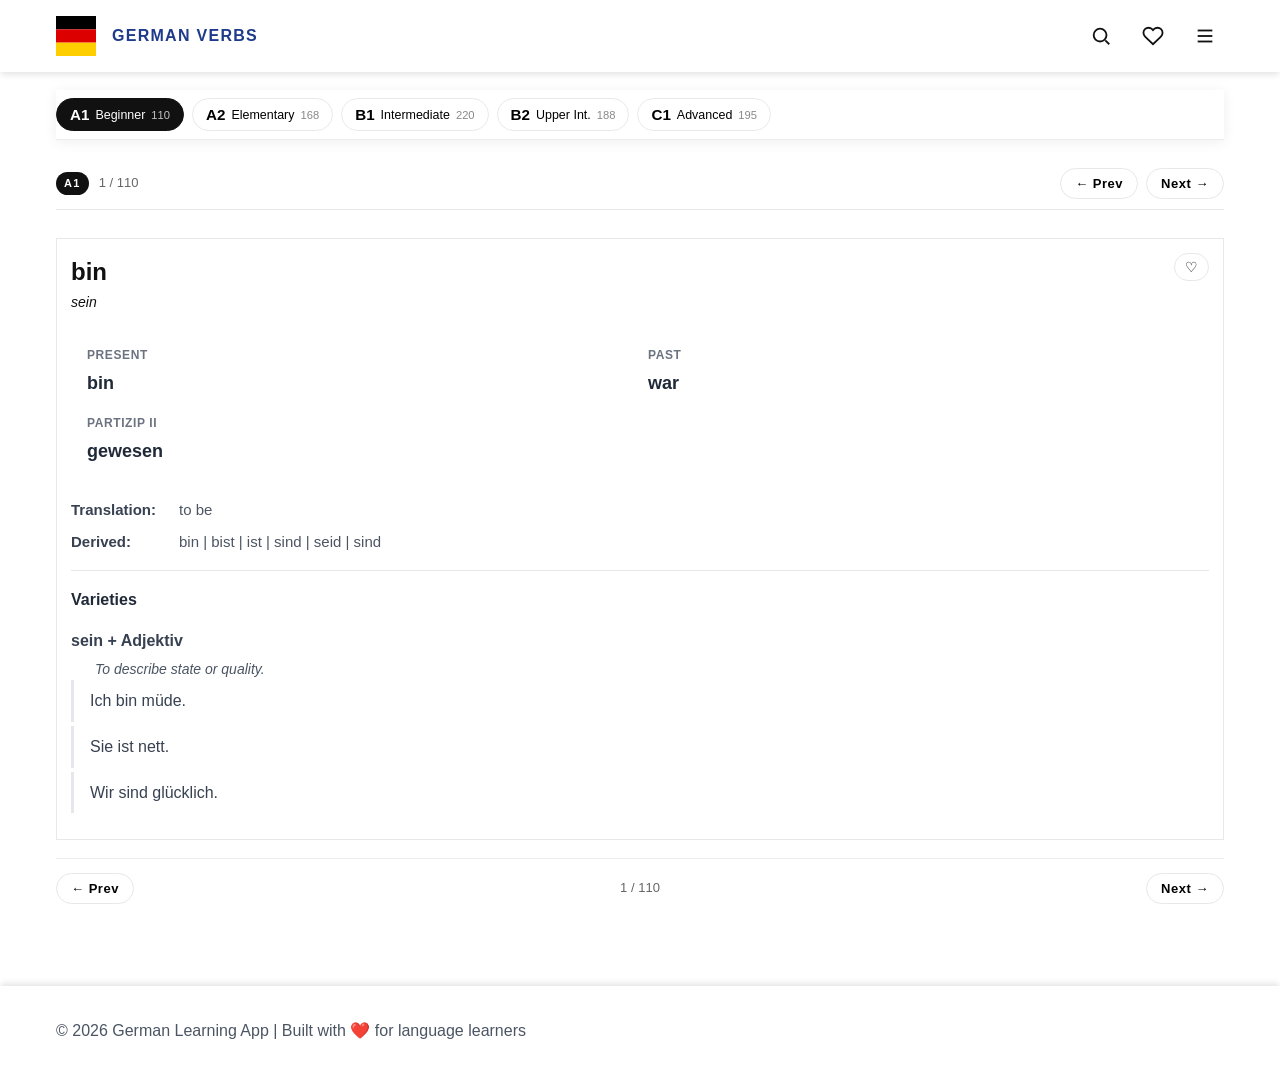
<file: index.html>
<!DOCTYPE html>
<html lang="en">
<head>
  <meta charset="UTF-8">
  <meta name="viewport" content="width=device-width, initial-scale=1.0">
  <title>German Verbs Learning App</title>
  <link rel="stylesheet" href="style.css">
  <link rel="icon" href="data:image/svg+xml,<svg xmlns=%22http://www.w3.org/2000/svg%22 viewBox=%220 0 100 100%22><text y=%22.9em%22 font-size=%2290%22>🇩🇪</text></svg>">
</head>
<body>
  <header class="main-header">
    <div class="container">
      <div class="header-content">
        <div class="logo">
          <svg width="40" height="40" viewBox="0 0 40 40" fill="none" xmlns="http://www.w3.org/2000/svg">
            <rect width="40" height="13.33" fill="#000"/>
            <rect y="13.33" width="40" height="13.33" fill="#DD0000"/>
            <rect y="26.67" width="40" height="13.33" fill="#FFCE00"/>
          </svg>
          <h1>German Verbs</h1>
        </div>
        <div class="header-actions">
          <button class="icon-btn" id="btnGlobalSearch" type="button" aria-label="Search"><svg viewBox="0 0 24 24" width="22" height="22" fill="none" stroke="currentColor" stroke-width="2"><circle cx="11" cy="11" r="7"></circle><path d="M21 21l-4.3-4.3"></path></svg></button>
          <button class="icon-btn" id="btnSaved" type="button" aria-label="Saved words"><svg viewBox="0 0 24 24" width="22" height="22" fill="none" stroke="currentColor" stroke-width="2"><path d="M20.8 4.6a5.5 5.5 0 0 0-7.8 0L12 5.6l-1-1a5.5 5.5 0 0 0-7.8 7.8l1 1L12 21l7.8-7.6 1-1a5.5 5.5 0 0 0 0-7.8z"></path></svg></button>
          <button class="icon-btn menu-btn" type="button" aria-label="Menu" aria-expanded="false"><svg viewBox="0 0 24 24" width="22" height="22" fill="none" stroke="currentColor" stroke-width="2"><path d="M4 6h16"></path><path d="M4 12h16"></path><path d="M4 18h16"></path></svg></button>
        </div>
      </div>
    </div>
  </header>

  <div class="drawer-backdrop" hidden></div>
  <aside class="drawer" hidden>
    <div class="drawer-top">
      <div class="drawer-title">Menu</div>
      <button class="icon-btn drawer-close" type="button" aria-label="Close"><svg viewBox="0 0 24 24" width="22" height="22" fill="none" stroke="currentColor" stroke-width="2"><path d="M18 6L6 18"></path><path d="M6 6l12 12"></path></svg></button>
    </div>
    <nav class="drawer-nav">
      <a href="index.html" class="drawer-link drawer-link--active">🔤 Verbs</a>
      <a href="nouns.html" class="drawer-link">📦 Nouns</a>
      <a href="adjectives.html" class="drawer-link">🎨 Adjectives</a>
      <a href="adverbs.html" class="drawer-link">💨 Adverbs</a>
      <a href="practice.html" class="drawer-link">✅ Practice</a>
      <a href="grammar.html" class="drawer-link">📖 Grammar</a>
    </nav>
    <div class="drawer-section">
      <div class="drawer-section-title">Review Progress</div>
      <details class="drawer-acc">
        <summary>✅ Learned</summary>
        <div id="drawerLearnedList" class="drawer-list"></div>
      </details>
      <details class="drawer-acc">
        <summary>📖 Not yet learned</summary>
        <div id="drawerUnlearnedList" class="drawer-list"></div>
      </details>
    </div>
  </aside>

  <div class="modal" id="globalSearchModal" hidden>
    <div class="modal__backdrop" data-close="globalSearchModal"></div>
    <div class="modal__panel">
      <div class="modal__top"><div class="modal__title">Search Words</div><button class="icon-btn" data-close="globalSearchModal" aria-label="Close">✕</button></div>
      <input id="globalSearchInput" class="modal__input" placeholder="Search all verbs, nouns, adjectives, adverbs…" />
      <div id="globalSearchResults" class="modal__results"></div>
    </div>
  </div>

  <div class="modal" id="savedModal" hidden>
    <div class="modal__backdrop" data-close="savedModal"></div>
    <div class="modal__panel">
      <div class="modal__top"><div class="modal__title">Saved Words</div><button class="icon-btn" data-close="savedModal" aria-label="Close">✕</button></div>
      <div id="savedResults" class="modal__results"></div>
    </div>
  </div>

  <main class="main-content">
    <div class="container">
      <section class="level-section level-section--sticky">
        <div class="level-buttons-track"><div class="level-buttons">
          <button class="level-btn active" data-level="a1"><span class="level-badge">A1</span><span class="level-name">Beginner</span><span class="level-count" id="count-a1">0</span><div class="level-dropdown" id="dropdown-a1"></div></button>
          <button class="level-btn" data-level="a2"><span class="level-badge">A2</span><span class="level-name">Elementary</span><span class="level-count" id="count-a2">0</span><div class="level-dropdown" id="dropdown-a2"></div></button>
          <button class="level-btn" data-level="b1"><span class="level-badge">B1</span><span class="level-name">Intermediate</span><span class="level-count" id="count-b1">0</span><div class="level-dropdown" id="dropdown-b1"></div></button>
          <button class="level-btn" data-level="b2"><span class="level-badge">B2</span><span class="level-name">Upper Int.</span><span class="level-count" id="count-b2">0</span><div class="level-dropdown" id="dropdown-b2"></div></button>
          <button class="level-btn" data-level="c1"><span class="level-badge">C1</span><span class="level-name">Advanced</span><span class="level-count" id="count-c1">0</span><div class="level-dropdown" id="dropdown-c1"></div></button>
        </div></div>
      </section>
      <section class="verbs-section">
        <div id="verbs-list" class="verbs-list"></div>
      </section>
    </div>
  </main>

  <footer class="main-footer"><div class="container"><p>&copy; 2026 German Learning App | Built with ❤️ for language learners</p></div></footer>

  <script src="shared.js"></script>
  <script>
    const menuBtn=document.querySelector(".menu-btn"),drawer=document.querySelector(".drawer"),backdrop=document.querySelector(".drawer-backdrop"),closeBtn=document.querySelector(".drawer-close");
    function openMenu(){drawer.hidden=false;backdrop.hidden=false;document.body.classList.add('drawer-open');menuBtn?.setAttribute("aria-expanded","true");}
    function closeMenu(){drawer.hidden=true;backdrop.hidden=true;document.body.classList.remove('drawer-open');menuBtn?.setAttribute("aria-expanded","false");}
    menuBtn?.addEventListener("click",openMenu);closeBtn?.addEventListener("click",closeMenu);backdrop?.addEventListener("click",closeMenu);
    SharedApp.initSavedModal();
    SharedApp.initSearchModal();
  </script>
  <script type="module" src="app.js"></script>
</body>
</html>
</file>
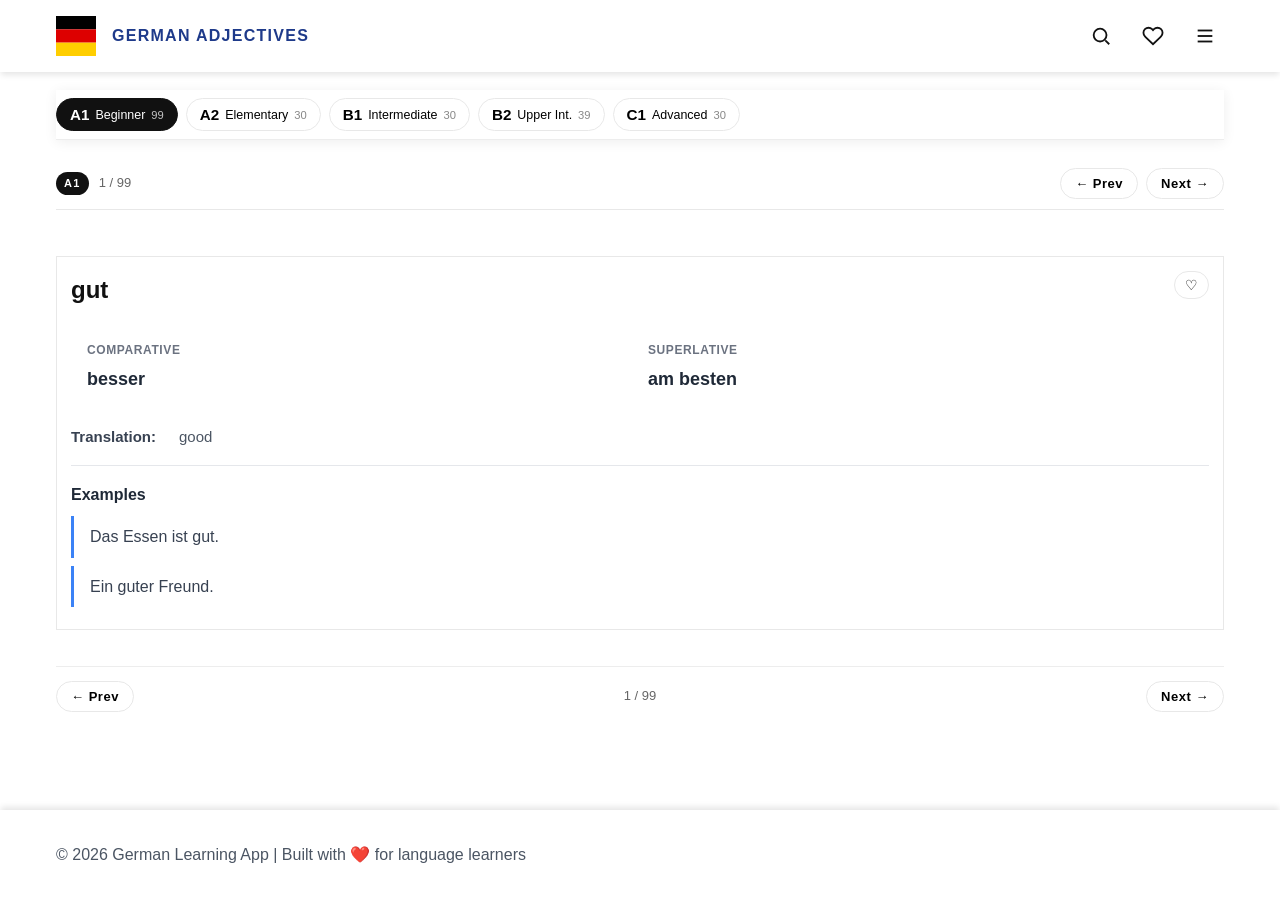
<file: adjectives.html>
<!DOCTYPE html>
<html lang="en">
<head>
  <meta charset="UTF-8">
  <meta name="viewport" content="width=device-width, initial-scale=1.0">
  <title>German Adjectives Learning App</title>
  <link rel="stylesheet" href="style.css">
  <link rel="icon" href="data:image/svg+xml,<svg xmlns=%22http://www.w3.org/2000/svg%22 viewBox=%220 0 100 100%22><text y=%22.9em%22 font-size=%2290%22>🇩🇪</text></svg>">
</head>
<body>
  <header class="main-header">
    <div class="container">
      <div class="header-content">
        <div class="logo">
          <svg width="40" height="40" viewBox="0 0 40 40" fill="none" xmlns="http://www.w3.org/2000/svg">
            <rect width="40" height="13.33" fill="#000"/>
            <rect y="13.33" width="40" height="13.33" fill="#DD0000"/>
            <rect y="26.67" width="40" height="13.33" fill="#FFCE00"/>
          </svg>
          <h1>German Adjectives</h1>
        </div>
        <div class="header-actions">
          <button class="icon-btn" id="btnGlobalSearch" type="button" aria-label="Search"><svg viewBox="0 0 24 24" width="22" height="22" fill="none" stroke="currentColor" stroke-width="2"><circle cx="11" cy="11" r="7"></circle><path d="M21 21l-4.3-4.3"></path></svg></button>
          <button class="icon-btn" id="btnSaved" type="button" aria-label="Saved words"><svg viewBox="0 0 24 24" width="22" height="22" fill="none" stroke="currentColor" stroke-width="2"><path d="M20.8 4.6a5.5 5.5 0 0 0-7.8 0L12 5.6l-1-1a5.5 5.5 0 0 0-7.8 7.8l1 1L12 21l7.8-7.6 1-1a5.5 5.5 0 0 0 0-7.8z"></path></svg></button>
          <button class="icon-btn menu-btn" type="button" aria-label="Menu" aria-expanded="false"><svg viewBox="0 0 24 24" width="22" height="22" fill="none" stroke="currentColor" stroke-width="2"><path d="M4 6h16"></path><path d="M4 12h16"></path><path d="M4 18h16"></path></svg></button>
        </div>
      </div>
    </div>
  </header>

  <div class="drawer-backdrop" hidden></div>
  <aside class="drawer" hidden>
    <div class="drawer-top">
      <div class="drawer-title">Menu</div>
      <button class="icon-btn drawer-close" type="button" aria-label="Close"><svg viewBox="0 0 24 24" width="22" height="22" fill="none" stroke="currentColor" stroke-width="2"><path d="M18 6L6 18"></path><path d="M6 6l12 12"></path></svg></button>
    </div>
    <nav class="drawer-nav">
      <a href="index.html" class="drawer-link">🔤 Verbs</a>
      <a href="nouns.html" class="drawer-link">📦 Nouns</a>
      <a href="adjectives.html" class="drawer-link drawer-link--active">🎨 Adjectives</a>
      <a href="adverbs.html" class="drawer-link">💨 Adverbs</a>
      <a href="practice.html" class="drawer-link">✅ Practice</a>
      <a href="grammar.html" class="drawer-link">📖 Grammar</a>
    </nav>
    <div class="drawer-section">
      <div class="drawer-section-title">Review Progress</div>
      <details class="drawer-acc">
        <summary>✅ Learned</summary>
        <div id="drawerLearnedList" class="drawer-list"></div>
      </details>
      <details class="drawer-acc">
        <summary>📖 Not yet learned</summary>
        <div id="drawerUnlearnedList" class="drawer-list"></div>
      </details>
    </div>
  </aside>

  <div class="modal" id="globalSearchModal" hidden>
    <div class="modal__backdrop" data-close="globalSearchModal"></div>
    <div class="modal__panel">
      <div class="modal__top"><div class="modal__title">Search Words</div><button class="icon-btn" data-close="globalSearchModal" aria-label="Close">✕</button></div>
      <input id="globalSearchInput" class="modal__input" placeholder="Search all verbs, nouns, adjectives, adverbs…" />
      <div id="globalSearchResults" class="modal__results"></div>
    </div>
  </div>

  <div class="modal" id="savedModal" hidden>
    <div class="modal__backdrop" data-close="savedModal"></div>
    <div class="modal__panel">
      <div class="modal__top"><div class="modal__title">Saved Words</div><button class="icon-btn" data-close="savedModal" aria-label="Close">✕</button></div>
      <div id="savedResults" class="modal__results"></div>
    </div>
  </div>

  <main class="main-content">
    <div class="container">
      <section class="level-section level-section--sticky">
        <div class="level-buttons-track"><div class="level-buttons">
          <button class="level-btn active" data-level="a1"><span class="level-badge">A1</span><span class="level-name">Beginner</span><span class="level-count" id="count-a1">0</span><div class="level-dropdown" id="dropdown-a1"></div></button>
          <button class="level-btn" data-level="a2"><span class="level-badge">A2</span><span class="level-name">Elementary</span><span class="level-count" id="count-a2">0</span><div class="level-dropdown" id="dropdown-a2"></div></button>
          <button class="level-btn" data-level="b1"><span class="level-badge">B1</span><span class="level-name">Intermediate</span><span class="level-count" id="count-b1">0</span><div class="level-dropdown" id="dropdown-b1"></div></button>
          <button class="level-btn" data-level="b2"><span class="level-badge">B2</span><span class="level-name">Upper Int.</span><span class="level-count" id="count-b2">0</span><div class="level-dropdown" id="dropdown-b2"></div></button>
          <button class="level-btn" data-level="c1"><span class="level-badge">C1</span><span class="level-name">Advanced</span><span class="level-count" id="count-c1">0</span><div class="level-dropdown" id="dropdown-c1"></div></button>
        </div></div>
      </section>
      <section class="verbs-section">
        <div id="study-root" class="study-root"></div>
      </section>
    </div>
  </main>

  <footer class="main-footer"><div class="container"><p>&copy; 2026 German Learning App | Built with ❤️ for language learners</p></div></footer>

  <script src="shared.js"></script>
  <script>
    const menuBtn=document.querySelector(".menu-btn"),drawer=document.querySelector(".drawer"),backdrop=document.querySelector(".drawer-backdrop"),closeBtn=document.querySelector(".drawer-close");
    function openMenu(){drawer.hidden=false;backdrop.hidden=false;menuBtn?.setAttribute("aria-expanded","true");document.body.classList.add('drawer-open');}
    function closeMenu(){drawer.hidden=true;backdrop.hidden=true;menuBtn?.setAttribute("aria-expanded","false");document.body.classList.remove('drawer-open');}
    menuBtn?.addEventListener("click",openMenu);closeBtn?.addEventListener("click",closeMenu);backdrop?.addEventListener("click",closeMenu);
    SharedApp.initSavedModal();
  </script>
  <script type="module" src="adjectives.js"></script>
</body>
</html>
</file>
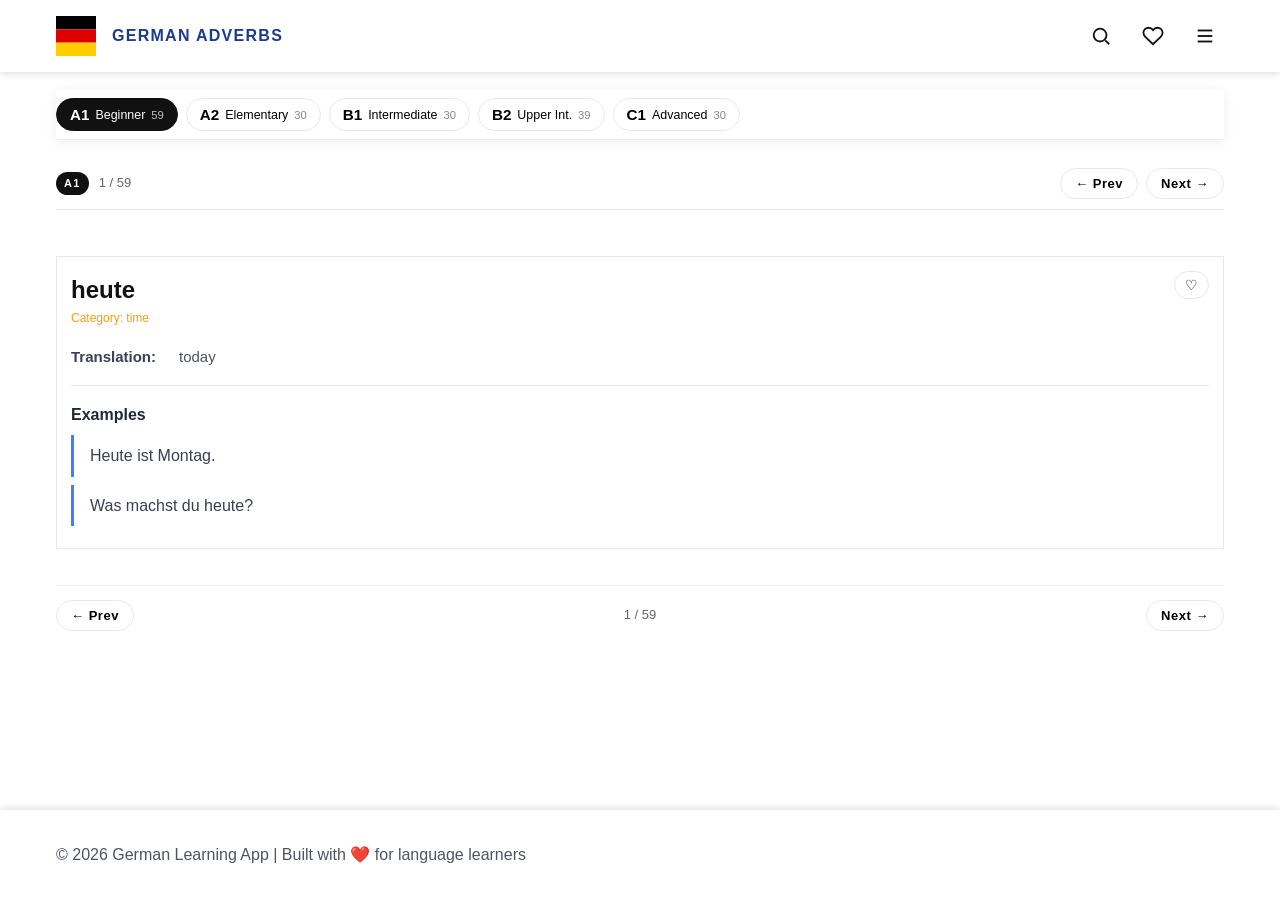
<file: adverbs.html>
<!DOCTYPE html>
<html lang="en">
<head>
  <meta charset="UTF-8">
  <meta name="viewport" content="width=device-width, initial-scale=1.0">
  <title>German Adverbs Learning App</title>
  <link rel="stylesheet" href="style.css">
  <link rel="icon" href="data:image/svg+xml,<svg xmlns=%22http://www.w3.org/2000/svg%22 viewBox=%220 0 100 100%22><text y=%22.9em%22 font-size=%2290%22>🇩🇪</text></svg>">
</head>
<body>
  <header class="main-header">
    <div class="container">
      <div class="header-content">
        <div class="logo">
          <svg width="40" height="40" viewBox="0 0 40 40" fill="none" xmlns="http://www.w3.org/2000/svg">
            <rect width="40" height="13.33" fill="#000"/>
            <rect y="13.33" width="40" height="13.33" fill="#DD0000"/>
            <rect y="26.67" width="40" height="13.33" fill="#FFCE00"/>
          </svg>
          <h1>German Adverbs</h1>
        </div>
        <div class="header-actions">
          <button class="icon-btn" id="btnGlobalSearch" type="button" aria-label="Search"><svg viewBox="0 0 24 24" width="22" height="22" fill="none" stroke="currentColor" stroke-width="2"><circle cx="11" cy="11" r="7"></circle><path d="M21 21l-4.3-4.3"></path></svg></button>
          <button class="icon-btn" id="btnSaved" type="button" aria-label="Saved words"><svg viewBox="0 0 24 24" width="22" height="22" fill="none" stroke="currentColor" stroke-width="2"><path d="M20.8 4.6a5.5 5.5 0 0 0-7.8 0L12 5.6l-1-1a5.5 5.5 0 0 0-7.8 7.8l1 1L12 21l7.8-7.6 1-1a5.5 5.5 0 0 0 0-7.8z"></path></svg></button>
          <button class="icon-btn menu-btn" type="button" aria-label="Menu" aria-expanded="false"><svg viewBox="0 0 24 24" width="22" height="22" fill="none" stroke="currentColor" stroke-width="2"><path d="M4 6h16"></path><path d="M4 12h16"></path><path d="M4 18h16"></path></svg></button>
        </div>
      </div>
    </div>
  </header>

  <div class="drawer-backdrop" hidden></div>
  <aside class="drawer" hidden>
    <div class="drawer-top">
      <div class="drawer-title">Menu</div>
      <button class="icon-btn drawer-close" type="button" aria-label="Close"><svg viewBox="0 0 24 24" width="22" height="22" fill="none" stroke="currentColor" stroke-width="2"><path d="M18 6L6 18"></path><path d="M6 6l12 12"></path></svg></button>
    </div>
    <nav class="drawer-nav">
      <a href="index.html" class="drawer-link">🔤 Verbs</a>
      <a href="nouns.html" class="drawer-link">📦 Nouns</a>
      <a href="adjectives.html" class="drawer-link">🎨 Adjectives</a>
      <a href="adverbs.html" class="drawer-link drawer-link--active">💨 Adverbs</a>
      <a href="practice.html" class="drawer-link">✅ Practice</a>
      <a href="grammar.html" class="drawer-link">📖 Grammar</a>
    </nav>
    <div class="drawer-section">
      <div class="drawer-section-title">Review Progress</div>
      <details class="drawer-acc">
        <summary>✅ Learned</summary>
        <div id="drawerLearnedList" class="drawer-list"></div>
      </details>
      <details class="drawer-acc">
        <summary>📖 Not yet learned</summary>
        <div id="drawerUnlearnedList" class="drawer-list"></div>
      </details>
    </div>
  </aside>

  <div class="modal" id="globalSearchModal" hidden>
    <div class="modal__backdrop" data-close="globalSearchModal"></div>
    <div class="modal__panel">
      <div class="modal__top"><div class="modal__title">Search Words</div><button class="icon-btn" data-close="globalSearchModal" aria-label="Close">✕</button></div>
      <input id="globalSearchInput" class="modal__input" placeholder="Search all verbs, nouns, adjectives, adverbs…" />
      <div id="globalSearchResults" class="modal__results"></div>
    </div>
  </div>

  <div class="modal" id="savedModal" hidden>
    <div class="modal__backdrop" data-close="savedModal"></div>
    <div class="modal__panel">
      <div class="modal__top"><div class="modal__title">Saved Words</div><button class="icon-btn" data-close="savedModal" aria-label="Close">✕</button></div>
      <div id="savedResults" class="modal__results"></div>
    </div>
  </div>

  <main class="main-content">
    <div class="container">
      <section class="level-section level-section--sticky">
        <div class="level-buttons-track"><div class="level-buttons">
          <button class="level-btn active" data-level="a1"><span class="level-badge">A1</span><span class="level-name">Beginner</span><span class="level-count" id="count-a1">0</span><div class="level-dropdown" id="dropdown-a1"></div></button>
          <button class="level-btn" data-level="a2"><span class="level-badge">A2</span><span class="level-name">Elementary</span><span class="level-count" id="count-a2">0</span><div class="level-dropdown" id="dropdown-a2"></div></button>
          <button class="level-btn" data-level="b1"><span class="level-badge">B1</span><span class="level-name">Intermediate</span><span class="level-count" id="count-b1">0</span><div class="level-dropdown" id="dropdown-b1"></div></button>
          <button class="level-btn" data-level="b2"><span class="level-badge">B2</span><span class="level-name">Upper Int.</span><span class="level-count" id="count-b2">0</span><div class="level-dropdown" id="dropdown-b2"></div></button>
          <button class="level-btn" data-level="c1"><span class="level-badge">C1</span><span class="level-name">Advanced</span><span class="level-count" id="count-c1">0</span><div class="level-dropdown" id="dropdown-c1"></div></button>
        </div></div>
      </section>
      <section class="verbs-section">
        <div id="study-root" class="study-root"></div>
      </section>
    </div>
  </main>

  <footer class="main-footer"><div class="container"><p>&copy; 2026 German Learning App | Built with ❤️ for language learners</p></div></footer>

  <script src="shared.js"></script>
  <script>
    const menuBtn=document.querySelector(".menu-btn"),drawer=document.querySelector(".drawer"),backdrop=document.querySelector(".drawer-backdrop"),closeBtn=document.querySelector(".drawer-close");
    function openMenu(){drawer.hidden=false;backdrop.hidden=false;menuBtn?.setAttribute("aria-expanded","true");document.body.classList.add('drawer-open');}
    function closeMenu(){drawer.hidden=true;backdrop.hidden=true;menuBtn?.setAttribute("aria-expanded","false");document.body.classList.remove('drawer-open');}
    menuBtn?.addEventListener("click",openMenu);closeBtn?.addEventListener("click",closeMenu);backdrop?.addEventListener("click",closeMenu);
    SharedApp.initSavedModal();
  </script>
  <script type="module" src="adverbs.js"></script>
</body>
</html>
</file>
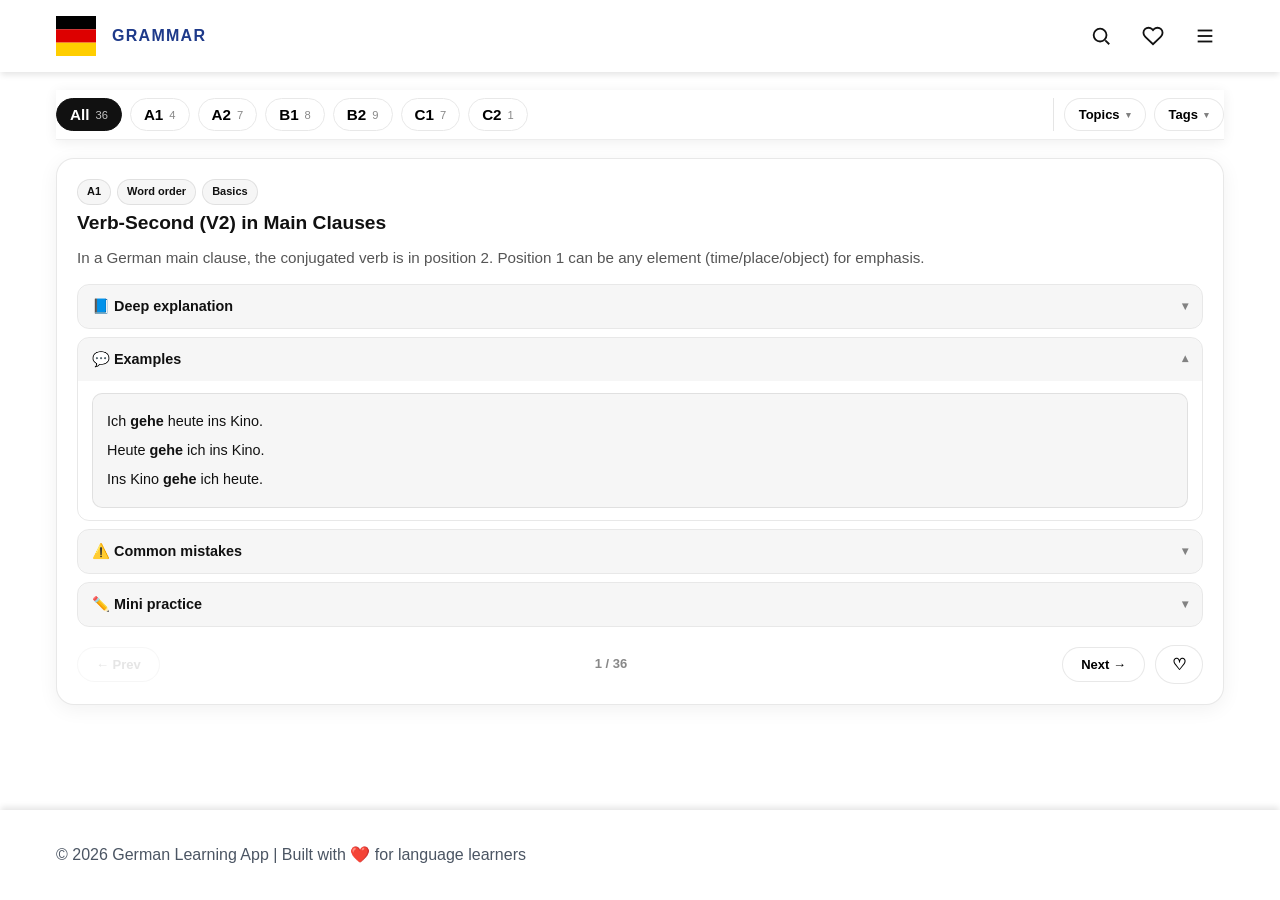
<file: grammar.html>
<!DOCTYPE html>
<html lang="en">
<head>
  <meta charset="UTF-8" />
  <meta name="viewport" content="width=device-width, initial-scale=1.0" />
  <title>German Grammar</title>
  <link rel="stylesheet" href="style.css" />
  <link rel="icon" href="data:image/svg+xml,<svg xmlns=%22http://www.w3.org/2000/svg%22 viewBox=%220 0 100 100%22><text y=%22.9em%22 font-size=%2290%22>🇩🇪</text></svg>">
  <style>
    /* Grammar-specific styles */
    :root { --gborder: rgba(0,0,0,.09); --gpanel: rgba(0,0,0,.035); }

    /* Filter bar (topics + tags dropdowns) — now inline with level buttons */
    .grammar-filters {
      display: flex;
      gap: 8px;
      flex-wrap: nowrap;
      overflow-x: auto;
      -webkit-overflow-scrolling: touch;
      scrollbar-width: none;
      margin: 0;
    }
    .grammar-filters::-webkit-scrollbar { display: none; }

    .gf-item {
      position: relative;
      flex-shrink: 0;
    }

    .gf-btn {
      display: flex;
      align-items: center;
      gap: 6px;
      padding: 8px 14px;
      border: 1.5px solid var(--gborder);
      border-radius: 999px;
      background: #fff;
      font-size: 13px;
      font-weight: 700;
      cursor: pointer;
      white-space: nowrap;
      transition: border-color .15s, background .15s;
    }
    .gf-btn.active-filter { border-color: #111; background: #f5f5f5; }
    .gf-btn .gf-arrow { font-size: 9px; opacity: .5; transition: transform .2s; }
    .gf-item.open .gf-arrow { transform: rotate(180deg); }

    .gf-dropdown {
      position: absolute;
      top: calc(100% + 6px);
      left: 0;
      z-index: 400;
      background: #fff;
      border: 1px solid var(--gborder);
      border-radius: 12px;
      min-width: 200px;
      max-height: 320px;
      overflow-y: auto;
      box-shadow: 0 8px 28px rgba(0,0,0,.12);
      display: none;
      padding: 6px 0;
    }
    .gf-item.open .gf-dropdown { display: block; }

    .gf-option {
      display: block;
      width: 100%;
      padding: 8px 14px;
      border: none;
      background: none;
      font-size: 13px;
      text-align: left;
      cursor: pointer;
      border-radius: 0;
      display: flex;
      justify-content: space-between;
      align-items: center;
    }
    .gf-option:hover { background: #f5f5f5; }
    .gf-option.selected { font-weight: 800; }
    .gf-option .gf-count { font-size: 11px; color: #aaa; }

    /* Grammar card (one at a time) */
    .grammar-card {
      border: 1px solid var(--gborder);
      border-radius: 18px;
      background: #fff;
      padding: 20px;
      box-shadow: 0 4px 20px rgba(0,0,0,.06);
    }

    .grammar-card-head {
      display: flex;
      flex-direction: column;
      gap: 6px;
      margin-bottom: 10px;
    }

    .grammar-title {
      font-size: 1.2rem;
      font-weight: 800;
      line-height: 1.3;
      width: 100%;
    }

    .grammar-meta {
      display: flex;
      gap: 6px;
      flex-wrap: wrap;
      flex-shrink: 0;
    }

    .gtag {
      display: inline-block;
      padding: 3px 9px;
      border-radius: 999px;
      border: 1px solid var(--gborder);
      font-size: 11px;
      white-space: nowrap;
      background: var(--gpanel);
      font-weight: 700;
    }

    .grammar-summary {
      color: #555;
      font-size: .95rem;
      line-height: 1.6;
      margin-bottom: 14px;
    }

    .grammar-sections {
      display: flex;
      flex-direction: column;
      gap: 8px;
    }

    .grammar-sec {
      border: 1px solid var(--gborder);
      border-radius: 12px;
      overflow: hidden;
    }

    .grammar-sec summary {
      cursor: pointer;
      list-style: none;
      padding: 10px 14px;
      font-weight: 800;
      font-size: .9rem;
      display: flex;
      justify-content: space-between;
      align-items: center;
      background: var(--gpanel);
      user-select: none;
    }
    .grammar-sec summary::-webkit-details-marker { display: none; }
    .grammar-sec summary::after { content: '▾'; font-size: 12px; opacity: .5; transition: transform .2s; }
    .grammar-sec[open] summary::after { transform: rotate(180deg); }

    .grammar-sec-body {
      padding: 12px 14px;
      font-size: .9rem;
      line-height: 1.7;
    }

    .grammar-sec-body .box {
      padding: 10px 14px;
      background: var(--gpanel);
      border-radius: 10px;
      border: 1px solid var(--gborder);
    }
    .grammar-sec-body p { margin: .3rem 0; }
    .grammar-sec-body ul,
    .grammar-sec-body ol { margin: .4rem 0 .2rem 1.3rem; }
    .grammar-sec-body strong { font-weight: 800; }

    .grammar-table { width: 100%; border-collapse: collapse; margin-top: 8px; border-radius: 10px; overflow: hidden; }
    .grammar-table th, .grammar-table td { border: 1px solid var(--gborder); padding: 7px 10px; vertical-align: top; font-size: .87rem; }
    .grammar-table th { background: var(--gpanel); font-weight: 800; }

    /* Nav row (prev / counter / next / save) */
    .grammar-nav {
      display: flex;
      align-items: center;
      gap: 10px;
      margin-top: 18px;
    }

    .grammar-nav-btn {
      display: flex;
      align-items: center;
      gap: 6px;
      padding: 9px 18px;
      border: 1.5px solid var(--gborder);
      border-radius: 999px;
      background: #fff;
      font-size: 13px;
      font-weight: 800;
      cursor: pointer;
      transition: background .15s;
    }
    .grammar-nav-btn:hover { background: #f5f5f5; }
    .grammar-nav-btn:disabled { opacity: .35; cursor: not-allowed; }

    .grammar-nav-counter {
      flex: 1;
      text-align: center;
      font-size: 13px;
      color: #888;
      font-weight: 600;
    }

    .grammar-save-btn {
      padding: 9px 16px;
      border: 1.5px solid var(--gborder);
      border-radius: 999px;
      background: #fff;
      font-size: 16px;
      cursor: pointer;
      transition: background .15s, border-color .15s;
      font-weight: 900;
    }
    .grammar-save-btn.saved { border-color: #e53e3e; color: #e53e3e; }

    .grammar-no-results {
      text-align: center;
      padding: 40px 20px;
      color: #888;
      font-size: 1rem;
    }
  </style>
</head>
<body>
  <header class="main-header">
    <div class="container">
      <div class="header-content">
        <div class="logo">
          <svg width="40" height="40" viewBox="0 0 40 40" fill="none" xmlns="http://www.w3.org/2000/svg">
            <rect width="40" height="13.33" fill="#000"/>
            <rect y="13.33" width="40" height="13.33" fill="#DD0000"/>
            <rect y="26.67" width="40" height="13.33" fill="#FFCE00"/>
          </svg>
          <h1>Grammar</h1>
        </div>
        <div class="header-actions">
          <button class="icon-btn" id="btnGlobalSearch" type="button" aria-label="Search">
            <svg viewBox="0 0 24 24" width="22" height="22" fill="none" stroke="currentColor" stroke-width="2"><circle cx="11" cy="11" r="7"></circle><path d="M21 21l-4.3-4.3"></path></svg>
          </button>
          <button class="icon-btn" id="btnSaved" type="button" aria-label="Saved words">
            <svg viewBox="0 0 24 24" width="22" height="22" fill="none" stroke="currentColor" stroke-width="2"><path d="M20.8 4.6a5.5 5.5 0 0 0-7.8 0L12 5.6l-1-1a5.5 5.5 0 0 0-7.8 7.8l1 1L12 21l7.8-7.6 1-1a5.5 5.5 0 0 0 0-7.8z"></path></svg>
          </button>
          <button class="icon-btn menu-btn" type="button" aria-label="Menu" aria-expanded="false">
            <svg viewBox="0 0 24 24" width="22" height="22" fill="none" stroke="currentColor" stroke-width="2"><path d="M4 6h16"></path><path d="M4 12h16"></path><path d="M4 18h16"></path></svg>
          </button>
        </div>
      </div>
    </div>
  </header>

  <div class="drawer-backdrop" hidden></div>
  <aside class="drawer" hidden>
    <div class="drawer-top">
      <div class="drawer-title">Menu</div>
      <button class="icon-btn drawer-close" type="button" aria-label="Close">
        <svg viewBox="0 0 24 24" width="22" height="22" fill="none" stroke="currentColor" stroke-width="2"><path d="M18 6L6 18"></path><path d="M6 6l12 12"></path></svg>
      </button>
    </div>
    <nav class="drawer-nav">
      <a href="index.html" class="drawer-link">🔤 Verbs</a>
      <a href="nouns.html" class="drawer-link">📦 Nouns</a>
      <a href="adjectives.html" class="drawer-link">🎨 Adjectives</a>
      <a href="adverbs.html" class="drawer-link">💨 Adverbs</a>
      <a href="practice.html" class="drawer-link">✅ Practice</a>
      <a href="grammar.html" class="drawer-link drawer-link--active">📖 Grammar</a>
    </nav>
    <div class="drawer-section">
      <div class="drawer-section-title">Review Progress</div>
      <details class="drawer-acc">
        <summary>✅ Learned</summary>
        <div id="drawerLearnedList" class="drawer-list"></div>
      </details>
      <details class="drawer-acc">
        <summary>📖 Not yet learned</summary>
        <div id="drawerUnlearnedList" class="drawer-list"></div>
      </details>
    </div>
  </aside>

  <div class="modal" id="globalSearchModal" hidden>
    <div class="modal__backdrop" data-close="globalSearchModal"></div>
    <div class="modal__panel">
      <div class="modal__top"><div class="modal__title">Search All Words</div><button class="icon-btn" data-close="globalSearchModal" aria-label="Close">✕</button></div>
      <input id="globalSearchInput" class="modal__input" placeholder="Search all verbs, nouns, adjectives, adverbs…" />
      <div id="globalSearchResults" class="modal__results"></div>
    </div>
  </div>

  <div class="modal" id="savedModal" hidden>
    <div class="modal__backdrop" data-close="savedModal"></div>
    <div class="modal__panel">
      <div class="modal__top"><div class="modal__title">Saved Words</div><button class="icon-btn" data-close="savedModal" aria-label="Close">✕</button></div>
      <div id="savedResults" class="modal__results"></div>
    </div>
  </div>

  <main class="main-content">
    <div class="container">

      <!-- Sticky level + filter bar -->
      <div class="level-section level-section--sticky" id="grammarTopBar">
        <div class="grammar-topbar-row">
          <!-- Level buttons scroll independently -->
          <div class="grammar-level-scroll">
            <div class="level-buttons" id="levelButtons">
              <button class="level-btn active" data-level="ALL"><span class="level-badge">All</span><span class="level-count" id="count-all">36</span></button>
              <button class="level-btn" data-level="A1"><span class="level-badge">A1</span><span class="level-count" id="count-a1">0</span></button>
              <button class="level-btn" data-level="A2"><span class="level-badge">A2</span><span class="level-count" id="count-a2">0</span></button>
              <button class="level-btn" data-level="B1"><span class="level-badge">B1</span><span class="level-count" id="count-b1">0</span></button>
              <button class="level-btn" data-level="B2"><span class="level-badge">B2</span><span class="level-count" id="count-b2">0</span></button>
              <button class="level-btn" data-level="C1"><span class="level-badge">C1</span><span class="level-count" id="count-c1">0</span></button>
              <button class="level-btn" data-level="C2"><span class="level-badge">C2</span><span class="level-count" id="count-c2">0</span></button>
            </div>
          </div>

          <!-- Filter dropdowns fixed — always visible on the right -->
          <div class="grammar-filters-fixed" id="grammarFilters">
            <!-- Filled by JS -->
          </div>
        </div>
      </div>

      <!-- Single topic display -->
      <section class="verbs-section" id="grammarContent">
        <div id="grammarCard"></div>
      </section>

    </div>
  </main>

  <footer class="main-footer"><div class="container"><p>&copy; 2026 German Learning App | Built with ❤️ for language learners</p></div></footer>

  <script src="topics.js"></script>
  <script src="shared.js"></script>
  <script>
    /* ===== Menu ===== */
    const menuBtn=document.querySelector(".menu-btn"),drawer=document.querySelector(".drawer"),backdrop=document.querySelector(".drawer-backdrop"),closeBtn=document.querySelector(".drawer-close");
    function openMenu(){drawer.hidden=false;backdrop.hidden=false;menuBtn?.setAttribute("aria-expanded","true");document.body.classList.add('drawer-open');}
    function closeMenu(){drawer.hidden=true;backdrop.hidden=true;menuBtn?.setAttribute("aria-expanded","false");document.body.classList.remove('drawer-open');}
    menuBtn?.addEventListener("click",openMenu);closeBtn?.addEventListener("click",closeMenu);backdrop?.addEventListener("click",closeMenu);
    SharedApp.initSavedModal();
    SharedApp.initSearchModal();
  </script>
  <script>
    (function(){
      if(!Array.isArray(window.TOPICS)){ document.getElementById('grammarCard').innerHTML='<div class="grammar-no-results">⚠️ topics.js not loaded.</div>'; return; }

      const TOPICS = window.TOPICS;
      const { getSaved, setSaved, getMeta, setMeta, registerPageItems } = window.SharedApp;

      let activeLevel = 'ALL';
      let activeTopic = 'ALL'; // topic filter: ALL or topic id
      let activeTag   = 'ALL';
      let filteredList = [];
      let currentIdx  = 0;

      /* ===== Level counts ===== */
      function updateCounts(){
        const counts = {};
        TOPICS.forEach(t => { counts[t.level] = (counts[t.level]||0)+1; });
        document.getElementById('count-all').textContent = TOPICS.length;
        ['A1','A2','B1','B2','C1','C2'].forEach(l => {
          const el = document.getElementById('count-'+l.toLowerCase());
          if(el) el.textContent = counts[l]||0;
        });
      }

      /* ===== Level buttons ===== */
      document.getElementById('levelButtons').addEventListener('click', e => {
        const btn = e.target.closest('.level-btn');
        if(!btn) return;
        document.querySelectorAll('#levelButtons .level-btn').forEach(b => b.classList.remove('active'));
        btn.classList.add('active');
        activeLevel = btn.dataset.level;
        activeTopic = 'ALL'; activeTag = 'ALL';
        rebuildFilters();
        applyFilters(0);

        // Open bottom sheet with topics for this level
        const pool = activeLevel==='ALL' ? TOPICS : TOPICS.filter(t=>t.level===activeLevel);
        // Re-apply filters first then open sheet with correct indices
        const currentPool = filteredList.length ? filteredList : pool;
        const items = currentPool.map((t, i) => ({
          label: t.title,
          translation: (t.tags||[]).join(', '),
          index: i,
        }));
        window.SharedApp?.openLevelSheet(
          btn,
          items,
          (idx) => { currentIdx = idx; renderCard(); updateDrawer(); },
          `${activeLevel === 'ALL' ? 'All' : activeLevel} — ${items.length} topics`
        );
      });

      /* ===== Build filter dropdowns (Topics + Tags) ===== */
      function rebuildFilters(){
        const pool = activeLevel==='ALL' ? TOPICS : TOPICS.filter(t=>t.level===activeLevel);
        const container = document.getElementById('grammarFilters');
        if (!container) return;
        container.innerHTML = '';

        // Topics dropdown
        container.appendChild(makeDropdown('Topics', 'topic',
          [{id:'ALL',label:'All Topics',count:pool.length},...pool.map(t=>({id:t.id,label:t.title,count:null}))],
          activeTopic, id => { activeTopic=id; activeTag='ALL'; applyFilters(0); rebuildFilters(); }
        ));

        // Tags dropdown
        const tagCounts = {};
        pool.forEach(t=>(t.tags||[]).forEach(tag=>{ tagCounts[tag]=(tagCounts[tag]||0)+1; }));
        const tags = Object.entries(tagCounts).sort((a,b)=>b[1]-a[1]);
        container.appendChild(makeDropdown('Tags', 'tag',
          [{id:'ALL',label:'All Tags',count:pool.length},...tags.map(([tag,c])=>({id:tag,label:tag,count:c}))],
          activeTag, id => { activeTag=id; activeTopic='ALL'; applyFilters(0); rebuildFilters(); }
        ));
      }

      function makeDropdown(label, key, options, activeId, onChange){
        const wrap = document.createElement('div');
        wrap.className = 'gf-item';
        const isFiltered = activeId !== 'ALL';
        const activeLabel = isFiltered ? options.find(o=>o.id===activeId)?.label || label : label;
        wrap.innerHTML = `
          <button class="gf-btn${isFiltered?' active-filter':''}" type="button">
            ${esc(activeLabel)} <span class="gf-arrow">▾</span>
          </button>
          <div class="gf-dropdown">
            ${options.map(o=>`
              <button class="gf-option${o.id===activeId?' selected':''}" data-id="${esc(o.id)}" type="button">
                <span>${esc(o.label)}</span>
                ${o.count!==null?`<span class="gf-count">${o.count}</span>`:''}
              </button>
            `).join('')}
          </div>
        `;
        const btn = wrap.querySelector('.gf-btn');
        const dd  = wrap.querySelector('.gf-dropdown');

        btn.addEventListener('click', e => {
          e.stopPropagation();
          // Close other open dropdowns
          document.querySelectorAll('.gf-item.open').forEach(el=>{ if(el!==wrap) el.classList.remove('open'); });
          wrap.classList.toggle('open');
        });

        dd.addEventListener('click', e => {
          const opt = e.target.closest('.gf-option');
          if(!opt) return;
          wrap.classList.remove('open');
          onChange(opt.dataset.id);
        });

        // Close on outside click
        document.addEventListener('click', () => wrap.classList.remove('open'), {once:false});

        return wrap;
      }

      /* ===== Apply filters & render ===== */
      function applyFilters(targetIdx=0){
        let pool = activeLevel==='ALL' ? TOPICS : TOPICS.filter(t=>t.level===activeLevel);
        if(activeTopic!=='ALL') pool = pool.filter(t=>t.id===activeTopic);
        if(activeTag!=='ALL') pool = pool.filter(t=>(t.tags||[]).includes(activeTag));
        filteredList = pool;
        currentIdx = Math.min(Math.max(0,targetIdx), filteredList.length-1);
        renderCard();
        updateDrawer();
        // Register items for cross-page search
        registerPageItems(filteredList.map((t,i)=>({
          id:'grammar:'+t.id, label:t.title, translation:t.summary.slice(0,60),
          url:'grammar.html', category:'Grammar', level:t.level
        })));
      }

      /* ===== Render single card ===== */
      function renderCard(){
        const cont = document.getElementById('grammarCard');
        if(!filteredList.length){
          cont.innerHTML = '<div class="grammar-no-results">No topics match these filters.</div>';
          return;
        }

        const t = filteredList[currentIdx];
        const saveId = 'grammar:'+t.id;
        const saved = getSaved().has(saveId);
        const total = filteredList.length;

        cont.innerHTML = `
          <div class="grammar-card">
            <div class="grammar-card-head">
              <div class="grammar-meta">
                <span class="gtag">${esc(t.level)}</span>
                ${(t.tags||[]).map(tag=>`<span class="gtag">${esc(tag)}</span>`).join('')}
              </div>
              <h2 class="grammar-title">${esc(t.title)}</h2>
            </div>

            <p class="grammar-summary">${esc(t.summary)}</p>

            <div class="grammar-sections">
              ${t.deep?`<details class="grammar-sec"><summary>📘 Deep explanation</summary><div class="grammar-sec-body">${t.deep}</div></details>`:''}
              ${t.examples?`<details class="grammar-sec" open><summary>💬 Examples</summary><div class="grammar-sec-body">${t.examples}</div></details>`:''}
              ${t.mistakes?`<details class="grammar-sec"><summary>⚠️ Common mistakes</summary><div class="grammar-sec-body">${t.mistakes}</div></details>`:''}
              ${t.practice?`<details class="grammar-sec"><summary>✏️ Mini practice</summary><div class="grammar-sec-body">${t.practice}</div></details>`:''}
            </div>

            <div class="grammar-nav">
              <button class="grammar-nav-btn" id="gPrev" type="button" ${currentIdx===0?'disabled':''}>← Prev</button>
              <span class="grammar-nav-counter">${currentIdx+1} / ${total}</span>
              <button class="grammar-nav-btn" id="gNext" type="button" ${currentIdx>=total-1?'disabled':''}>Next →</button>
              <button class="grammar-save-btn${saved?' saved':''}" id="gSave" type="button"
                data-save-id="${esc(saveId)}"
                data-save-label="${esc(t.title)}"
                data-save-trans="${esc(t.summary.slice(0,60))}"
                data-save-url="grammar.html"
                data-save-cat="Grammar"
                aria-label="Save">${saved?'♥':'♡'}</button>
            </div>
          </div>
        `;

        // Wire nav
        document.getElementById('gPrev')?.addEventListener('click', () => { if(currentIdx>0){ currentIdx--; renderCard(); updateDrawer(); } });
        document.getElementById('gNext')?.addEventListener('click', () => { if(currentIdx<filteredList.length-1){ currentIdx++; renderCard(); updateDrawer(); } });

        // Wire save
        const saveBtn = document.getElementById('gSave');
        if(saveBtn){
          saveBtn.addEventListener('click', () => {
            const s = getSaved(); const m = getMeta();
            if(s.has(saveId)){ s.delete(saveId); delete m[saveId]; }
            else { s.add(saveId); m[saveId]={ label:t.title, translation:t.summary.slice(0,60), url:'grammar.html', category:'Grammar' }; }
            setSaved(s); setMeta(m);
            saveBtn.classList.toggle('saved', s.has(saveId));
            saveBtn.textContent = s.has(saveId) ? '♥' : '♡';
          });
        }

        // Keyboard nav
        document.onkeydown = e => {
          if(e.target.tagName==='INPUT'||e.target.tagName==='TEXTAREA') return;
          if(e.key==='ArrowLeft' && currentIdx>0){ currentIdx--; renderCard(); updateDrawer(); }
          if(e.key==='ArrowRight' && currentIdx<filteredList.length-1){ currentIdx++; renderCard(); updateDrawer(); }
        };
      }

      /* ===== Drawer review ===== */
      function updateDrawer(){
        const SEEN_KEY = 'grammarseen:'+activeLevel;
        const seen = new Set(JSON.parse(localStorage.getItem(SEEN_KEY)||'[]'));
        // Mark current as seen
        const current = filteredList[currentIdx];
        if(current){ seen.add(current.id); localStorage.setItem(SEEN_KEY, JSON.stringify([...seen])); }

        const learned   = filteredList.filter(t=>seen.has(t.id));
        const unlearned = filteredList.filter(t=>!seen.has(t.id));

        const lh = document.getElementById('drawerLearnedList');
        const uh = document.getElementById('drawerUnlearnedList');

        if(lh) lh.innerHTML = learned.length
          ? learned.map((t,i)=>`<button class="drawer-item" data-gidx="${filteredList.indexOf(t)}">${esc(t.title)}</button>`).join('')
          : '<div class="drawer-empty">No topics read yet.</div>';

        if(uh) uh.innerHTML = unlearned.length
          ? unlearned.map(t=>`<button class="drawer-item" data-gidx="${filteredList.indexOf(t)}">${esc(t.title)}</button>`).join('')
          : '<div class="drawer-empty">All topics read! 🎉</div>';

        document.querySelectorAll('[data-gidx]').forEach(btn => {
          btn.onclick = () => { currentIdx=parseInt(btn.dataset.gidx,10); renderCard(); updateDrawer(); };
        });
      }

      function esc(s){ return String(s??'').replaceAll('&','&amp;').replaceAll('<','&lt;').replaceAll('>','&gt;').replaceAll('"','&quot;').replaceAll("'",'&#039;'); }

      /* ===== Init ===== */
      updateCounts();
      rebuildFilters();
      applyFilters(0);

    })();
  </script>
</body>
</html>
</file>
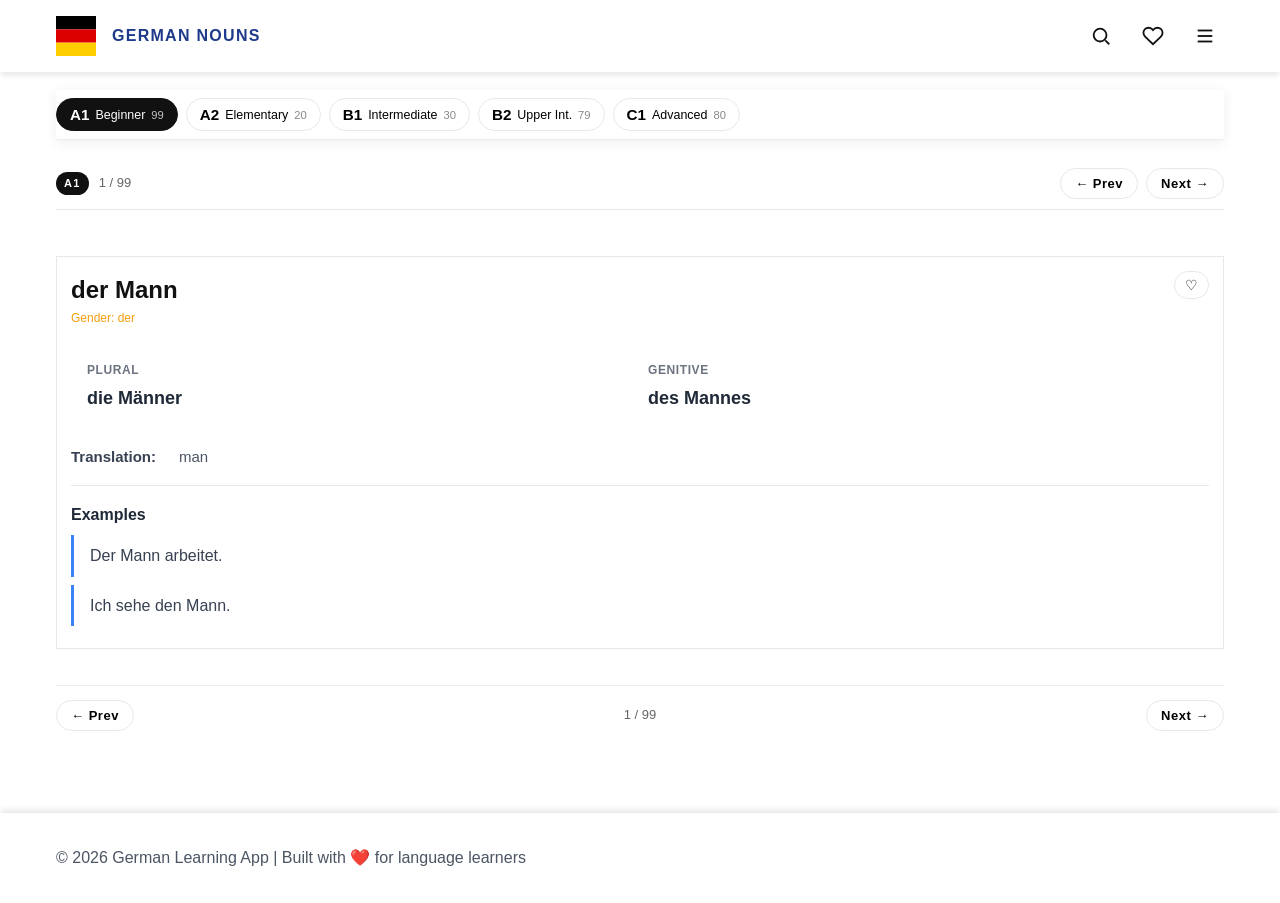
<file: nouns.html>
<!DOCTYPE html>
<html lang="en">
<head>
  <meta charset="UTF-8">
  <meta name="viewport" content="width=device-width, initial-scale=1.0">
  <title>German Nouns Learning App</title>
  <link rel="stylesheet" href="style.css">
  <link rel="icon" href="data:image/svg+xml,<svg xmlns=%22http://www.w3.org/2000/svg%22 viewBox=%220 0 100 100%22><text y=%22.9em%22 font-size=%2290%22>🇩🇪</text></svg>">
</head>
<body>
  <header class="main-header">
    <div class="container">
      <div class="header-content">
        <div class="logo">
          <svg width="40" height="40" viewBox="0 0 40 40" fill="none" xmlns="http://www.w3.org/2000/svg">
            <rect width="40" height="13.33" fill="#000"/>
            <rect y="13.33" width="40" height="13.33" fill="#DD0000"/>
            <rect y="26.67" width="40" height="13.33" fill="#FFCE00"/>
          </svg>
          <h1>German Nouns</h1>
        </div>
        <div class="header-actions">
          <button class="icon-btn" id="btnGlobalSearch" type="button" aria-label="Search"><svg viewBox="0 0 24 24" width="22" height="22" fill="none" stroke="currentColor" stroke-width="2"><circle cx="11" cy="11" r="7"></circle><path d="M21 21l-4.3-4.3"></path></svg></button>
          <button class="icon-btn" id="btnSaved" type="button" aria-label="Saved words"><svg viewBox="0 0 24 24" width="22" height="22" fill="none" stroke="currentColor" stroke-width="2"><path d="M20.8 4.6a5.5 5.5 0 0 0-7.8 0L12 5.6l-1-1a5.5 5.5 0 0 0-7.8 7.8l1 1L12 21l7.8-7.6 1-1a5.5 5.5 0 0 0 0-7.8z"></path></svg></button>
          <button class="icon-btn menu-btn" type="button" aria-label="Menu" aria-expanded="false"><svg viewBox="0 0 24 24" width="22" height="22" fill="none" stroke="currentColor" stroke-width="2"><path d="M4 6h16"></path><path d="M4 12h16"></path><path d="M4 18h16"></path></svg></button>
        </div>
      </div>
    </div>
  </header>

  <div class="drawer-backdrop" hidden></div>
  <aside class="drawer" hidden>
    <div class="drawer-top">
      <div class="drawer-title">Menu</div>
      <button class="icon-btn drawer-close" type="button" aria-label="Close"><svg viewBox="0 0 24 24" width="22" height="22" fill="none" stroke="currentColor" stroke-width="2"><path d="M18 6L6 18"></path><path d="M6 6l12 12"></path></svg></button>
    </div>
    <nav class="drawer-nav">
      <a href="index.html" class="drawer-link">🔤 Verbs</a>
      <a href="nouns.html" class="drawer-link drawer-link--active">📦 Nouns</a>
      <a href="adjectives.html" class="drawer-link">🎨 Adjectives</a>
      <a href="adverbs.html" class="drawer-link">💨 Adverbs</a>
      <a href="practice.html" class="drawer-link">✅ Practice</a>
      <a href="grammar.html" class="drawer-link">📖 Grammar</a>
    </nav>
    <div class="drawer-section">
      <div class="drawer-section-title">Review Progress</div>
      <details class="drawer-acc">
        <summary>✅ Learned</summary>
        <div id="drawerLearnedList" class="drawer-list"></div>
      </details>
      <details class="drawer-acc">
        <summary>📖 Not yet learned</summary>
        <div id="drawerUnlearnedList" class="drawer-list"></div>
      </details>
    </div>
  </aside>

  <div class="modal" id="globalSearchModal" hidden>
    <div class="modal__backdrop" data-close="globalSearchModal"></div>
    <div class="modal__panel">
      <div class="modal__top"><div class="modal__title">Search Words</div><button class="icon-btn" data-close="globalSearchModal" aria-label="Close">✕</button></div>
      <input id="globalSearchInput" class="modal__input" placeholder="Search all verbs, nouns, adjectives, adverbs…" />
      <div id="globalSearchResults" class="modal__results"></div>
    </div>
  </div>

  <div class="modal" id="savedModal" hidden>
    <div class="modal__backdrop" data-close="savedModal"></div>
    <div class="modal__panel">
      <div class="modal__top"><div class="modal__title">Saved Words</div><button class="icon-btn" data-close="savedModal" aria-label="Close">✕</button></div>
      <div id="savedResults" class="modal__results"></div>
    </div>
  </div>

  <main class="main-content">
    <div class="container">
      <section class="level-section level-section--sticky">
        <div class="level-buttons-track"><div class="level-buttons">
          <button class="level-btn active" data-level="a1"><span class="level-badge">A1</span><span class="level-name">Beginner</span><span class="level-count" id="count-a1">0</span><div class="level-dropdown" id="dropdown-a1"></div></button>
          <button class="level-btn" data-level="a2"><span class="level-badge">A2</span><span class="level-name">Elementary</span><span class="level-count" id="count-a2">0</span><div class="level-dropdown" id="dropdown-a2"></div></button>
          <button class="level-btn" data-level="b1"><span class="level-badge">B1</span><span class="level-name">Intermediate</span><span class="level-count" id="count-b1">0</span><div class="level-dropdown" id="dropdown-b1"></div></button>
          <button class="level-btn" data-level="b2"><span class="level-badge">B2</span><span class="level-name">Upper Int.</span><span class="level-count" id="count-b2">0</span><div class="level-dropdown" id="dropdown-b2"></div></button>
          <button class="level-btn" data-level="c1"><span class="level-badge">C1</span><span class="level-name">Advanced</span><span class="level-count" id="count-c1">0</span><div class="level-dropdown" id="dropdown-c1"></div></button>
        </div></div>
      </section>
      <section class="verbs-section">
        <div id="study-root" class="study-root"></div>
      </section>
    </div>
  </main>

  <footer class="main-footer"><div class="container"><p>&copy; 2026 German Learning App | Built with ❤️ for language learners</p></div></footer>

  <script src="shared.js"></script>
  <script>
    const menuBtn=document.querySelector(".menu-btn"),drawer=document.querySelector(".drawer"),backdrop=document.querySelector(".drawer-backdrop"),closeBtn=document.querySelector(".drawer-close");
    function openMenu(){drawer.hidden=false;backdrop.hidden=false;menuBtn?.setAttribute("aria-expanded","true");document.body.classList.add('drawer-open');}
    function closeMenu(){drawer.hidden=true;backdrop.hidden=true;menuBtn?.setAttribute("aria-expanded","false");document.body.classList.remove('drawer-open');}
    menuBtn?.addEventListener("click",openMenu);closeBtn?.addEventListener("click",closeMenu);backdrop?.addEventListener("click",closeMenu);
    SharedApp.initSavedModal();
  </script>
  <script type="module" src="nouns.js"></script>
</body>
</html>
</file>
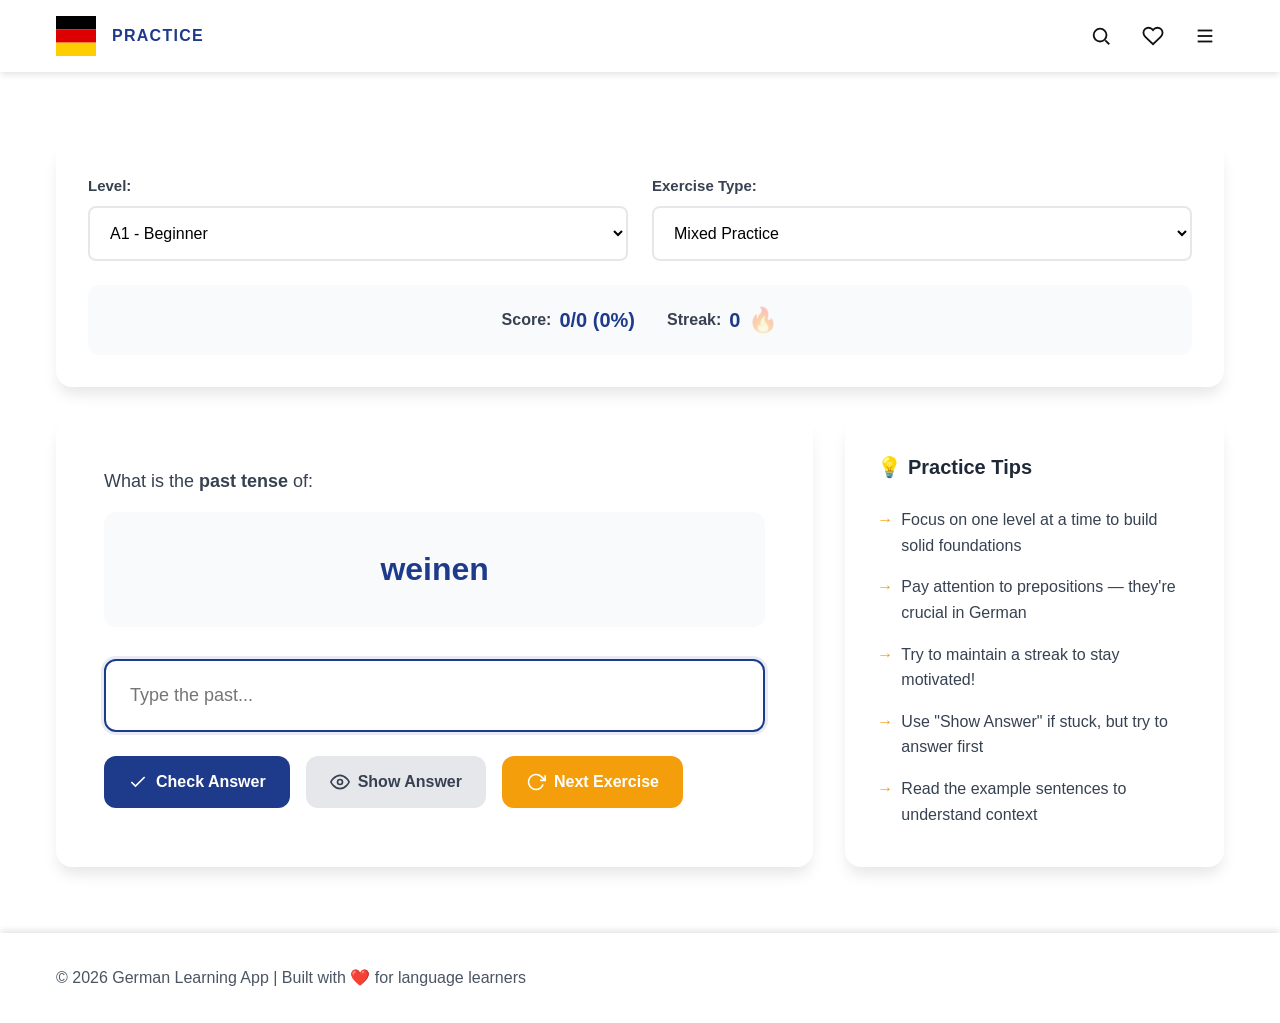
<file: practice.html>
<!DOCTYPE html>
<html lang="en">
<head>
  <meta charset="UTF-8">
  <meta name="viewport" content="width=device-width, initial-scale=1.0">
  <title>Practice German</title>
  <link rel="stylesheet" href="style.css">
  <link rel="icon" href="data:image/svg+xml,<svg xmlns=%22http://www.w3.org/2000/svg%22 viewBox=%220 0 100 100%22><text y=%22.9em%22 font-size=%2290%22>🇩🇪</text></svg>">
</head>
<body>
  <header class="main-header">
    <div class="container">
      <div class="header-content">
        <div class="logo">
          <svg width="40" height="40" viewBox="0 0 40 40" fill="none" xmlns="http://www.w3.org/2000/svg">
            <rect width="40" height="13.33" fill="#000"/>
            <rect y="13.33" width="40" height="13.33" fill="#DD0000"/>
            <rect y="26.67" width="40" height="13.33" fill="#FFCE00"/>
          </svg>
          <h1>Practice</h1>
        </div>
        <div class="header-actions">
          <button class="icon-btn" id="btnGlobalSearch" type="button" aria-label="Search">
            <svg viewBox="0 0 24 24" width="22" height="22" fill="none" stroke="currentColor" stroke-width="2"><circle cx="11" cy="11" r="7"></circle><path d="M21 21l-4.3-4.3"></path></svg>
          </button>
          <button class="icon-btn" id="btnSaved" type="button" aria-label="Saved words">
            <svg viewBox="0 0 24 24" width="22" height="22" fill="none" stroke="currentColor" stroke-width="2"><path d="M20.8 4.6a5.5 5.5 0 0 0-7.8 0L12 5.6l-1-1a5.5 5.5 0 0 0-7.8 7.8l1 1L12 21l7.8-7.6 1-1a5.5 5.5 0 0 0 0-7.8z"></path></svg>
          </button>
          <button class="icon-btn menu-btn" type="button" aria-label="Menu" aria-expanded="false">
            <svg viewBox="0 0 24 24" width="22" height="22" fill="none" stroke="currentColor" stroke-width="2"><path d="M4 6h16"></path><path d="M4 12h16"></path><path d="M4 18h16"></path></svg>
          </button>
        </div>
      </div>
    </div>
  </header>

  <div class="drawer-backdrop" hidden></div>
  <aside class="drawer" hidden>
    <div class="drawer-top">
      <div class="drawer-title">Menu</div>
      <button class="icon-btn drawer-close" type="button" aria-label="Close">
        <svg viewBox="0 0 24 24" width="22" height="22" fill="none" stroke="currentColor" stroke-width="2"><path d="M18 6L6 18"></path><path d="M6 6l12 12"></path></svg>
      </button>
    </div>
    <nav class="drawer-nav">
      <a href="index.html" class="drawer-link">🔤 Verbs</a>
      <a href="nouns.html" class="drawer-link">📦 Nouns</a>
      <a href="adjectives.html" class="drawer-link">🎨 Adjectives</a>
      <a href="adverbs.html" class="drawer-link">💨 Adverbs</a>
      <a href="practice.html" class="drawer-link drawer-link--active">✅ Practice</a>
      <a href="grammar.html" class="drawer-link">📖 Grammar</a>
    </nav>
  </aside>

  <div class="modal" id="globalSearchModal" hidden>
    <div class="modal__backdrop" data-close="globalSearchModal"></div>
    <div class="modal__panel">
      <div class="modal__top"><div class="modal__title">Search All Words</div><button class="icon-btn" data-close="globalSearchModal" aria-label="Close">✕</button></div>
      <input id="globalSearchInput" class="modal__input" placeholder="Search all verbs, nouns, adjectives, adverbs…" />
      <div id="globalSearchResults" class="modal__results"></div>
    </div>
  </div>

  <div class="modal" id="savedModal" hidden>
    <div class="modal__backdrop" data-close="savedModal"></div>
    <div class="modal__panel">
      <div class="modal__top"><div class="modal__title">Saved Words</div><button class="icon-btn" data-close="savedModal" aria-label="Close">✕</button></div>
      <div id="savedResults" class="modal__results"></div>
    </div>
  </div>

  <main class="main-content practice-page">
    <div class="container">
      <section class="practice-header" style="margin-bottom:16px;">
        <h2 style="font-size:1.4rem;font-weight:700;">Practice Mode</h2>
      </section>

      <section class="practice-settings">
        <div class="settings-row">
          <div class="setting-group">
            <label for="practice-level">Level:</label>
            <select id="practice-level" class="select-input">
              <option value="a1">A1 - Beginner</option>
              <option value="a2">A2 - Elementary</option>
              <option value="b1">B1 - Intermediate</option>
              <option value="b2">B2 - Upper Intermediate</option>
              <option value="c1">C1 - Advanced</option>
            </select>
          </div>
          <div class="setting-group">
            <label for="exercise-type">Exercise Type:</label>
            <select id="exercise-type" class="select-input">
              <option value="mixed">Mixed Practice</option>
              <option value="forms">Verb Forms</option>
              <option value="translation">Translation</option>
              <option value="preposition">Prepositions</option>
              <option value="multiple-choice">Multiple Choice</option>
              <option value="fill-blank">Fill in the Blank</option>
            </select>
          </div>
        </div>

        <div class="score-container">
          <div class="score-item">
            <span class="score-label">Score:</span>
            <span id="score" class="score-value">0/0 (0%)</span>
          </div>
          <div class="score-item streak-item">
            <span class="score-label">Streak:</span>
            <span id="streak" class="score-value">0</span>
            <span class="streak-icon">🔥</span>
          </div>
        </div>
      </section>

      <section class="exercise-section">
        <div class="exercise-card">
          <div id="exercise-box" class="exercise-content">
            <p class="question">Loading...</p>
          </div>

          <div class="answer-container">
            <input type="text" id="answer-input" class="answer-input" placeholder="Type your answer..." aria-label="Answer input">
            <div id="options-container" class="options-container" style="display: none;"></div>
          </div>

          <div id="feedback" class="feedback"></div>

          <div class="action-buttons">
            <button id="check-answer" class="btn btn-primary">
              <svg width="20" height="20" viewBox="0 0 24 24" fill="none" stroke="currentColor" stroke-width="2"><polyline points="20 6 9 17 4 12"></polyline></svg>
              Check Answer
            </button>
            <button id="show-answer" class="btn btn-secondary">
              <svg width="20" height="20" viewBox="0 0 24 24" fill="none" stroke="currentColor" stroke-width="2"><path d="M1 12s4-8 11-8 11 8 11 8-4 8-11 8-11-8-11-8z"></path><circle cx="12" cy="12" r="3"></circle></svg>
              Show Answer
            </button>
            <button id="new-exercise" class="btn btn-accent">
              <svg width="20" height="20" viewBox="0 0 24 24" fill="none" stroke="currentColor" stroke-width="2"><polyline points="23 4 23 10 17 10"></polyline><path d="M20.49 15a9 9 0 1 1-2.12-9.36L23 10"></path></svg>
              Next Exercise
            </button>
          </div>
        </div>

        <div class="tips-section">
          <h3>💡 Practice Tips</h3>
          <ul>
            <li>Focus on one level at a time to build solid foundations</li>
            <li>Pay attention to prepositions — they're crucial in German</li>
            <li>Try to maintain a streak to stay motivated!</li>
            <li>Use "Show Answer" if stuck, but try to answer first</li>
            <li>Read the example sentences to understand context</li>
          </ul>
        </div>
      </section>
    </div>
  </main>

  <footer class="main-footer"><div class="container"><p>&copy; 2026 German Learning App | Built with ❤️ for language learners</p></div></footer>

  <script src="shared.js"></script>
  <script>
    const menuBtn=document.querySelector(".menu-btn"),drawer=document.querySelector(".drawer"),backdrop=document.querySelector(".drawer-backdrop"),closeBtn=document.querySelector(".drawer-close");
    function openMenu(){drawer.hidden=false;backdrop.hidden=false;menuBtn?.setAttribute("aria-expanded","true");}
    function closeMenu(){drawer.hidden=true;backdrop.hidden=true;menuBtn?.setAttribute("aria-expanded","false");}
    menuBtn?.addEventListener("click",openMenu);closeBtn?.addEventListener("click",closeMenu);backdrop?.addEventListener("click",closeMenu);
    SharedApp.initSavedModal();
    SharedApp.initSearchModal();
  </script>
  <script type="module" src="practice.js"></script>
</body>
</html>
</file>
<file: style.css>
/* ===================================
   German Verbs Learning App - Styles
   =================================== */

/* === CSS Reset & Variables === */
:root {
  /* Colors */
  --primary-color: #1e3a8a;
  --primary-dark: #1e40af;
  --primary-light: #3b82f6;
  --accent-color: #f59e0b;
  --accent-dark: #d97706;
  --success-color: #10b981;
  --error-color: #ef4444;
  --warning-color: #f59e0b;
  --info-color: #3b82f6;
  
  /* German flag colors */
  --german-black: #000000;
  --german-red: #DD0000;
  --german-gold: #FFCE00;
  
  /* Grays */
  --gray-50: #f9fafb;
  --gray-100: #f3f4f6;
  --gray-200: #e5e7eb;
  --gray-300: #d1d5db;
  --gray-400: #9ca3af;
  --gray-500: #6b7280;
  --gray-600: #4b5563;
  --gray-700: #374151;
  --gray-800: #1f2937;
  --gray-900: #111827;
  
  /* Spacing */
  --spacing-xs: 0.25rem;
  --spacing-sm: 0.5rem;
  --spacing-md: 1rem;
  --spacing-lg: 1.5rem;
  --spacing-xl: 2rem;
  --spacing-2xl: 3rem;
  
  /* Border Radius */
  --radius-sm: 0.375rem;
  --radius-md: 0.5rem;
  --radius-lg: 0.75rem;
  --radius-xl: 1rem;
  
  /* Shadows */
  --shadow-sm: 0 1px 2px 0 rgb(0 0 0 / 0.05);
  --shadow-md: 0 4px 6px -1px rgb(0 0 0 / 0.1);
  --shadow-lg: 0 10px 15px -3px rgb(0 0 0 / 0.1);
  --shadow-xl: 0 20px 25px -5px rgb(0 0 0 / 0.1);
  
  /* Transitions */
  --transition-fast: 150ms ease;
  --transition-base: 250ms ease;
  --transition-slow: 350ms ease;
}

* {
  margin: 0;
  padding: 0;
  box-sizing: border-box;
}

/* === Base Styles === */
body {
  font-family: -apple-system, BlinkMacSystemFont, 'Segoe UI', 'Roboto', 'Oxygen',
    'Ubuntu', 'Cantarell', 'Fira Sans', 'Droid Sans', 'Helvetica Neue', sans-serif;
  line-height: 1.6;
  color: var(--gray-900);
  background: linear-gradient(135deg, #667eea 0%, #764ba2 100%);
  min-height: 100vh;
  display: flex;
  flex-direction: column;
}

/* === Header === */
.main-header {
  background: white;
  box-shadow: var(--shadow-md);
  position: sticky;
  top: 0;
  /* Keep header above sticky level bar */
  z-index: 900;
}

.header-content {
  display: flex;
  justify-content: space-between;
  align-items: center;
  padding: var(--spacing-md) 0;
  gap: var(--spacing-md);
}

/* Mobile nav toggle (hamburger) */
.nav-toggle {
  display: none;
  align-items: center;
  justify-content: center;
  width: 44px;
  height: 44px;
  border-radius: var(--radius-lg);
  border: 2px solid var(--gray-200);
  background: white;
  cursor: pointer;
  transition: all var(--transition-base);
}

.nav-toggle:hover {
  border-color: var(--primary-color);
  box-shadow: var(--shadow-sm);
}

/* Collapsible sections (Level / Vocabulary) */
.collapsible {
  background: transparent;
  border: 0;
  margin-bottom: var(--spacing-xl);
}

.collapsible-summary {
  list-style: none;
  cursor: pointer;
  display: flex;
  align-items: center;
  justify-content: space-between;
  gap: var(--spacing-md);
  padding: var(--spacing-md) var(--spacing-lg);
  border-radius: var(--radius-xl);
  background: rgba(255, 255, 255, 0.15);
  color: white;
  font-weight: 800;
  box-shadow: var(--shadow-md);
}

.collapsible-summary::-webkit-details-marker { display: none; }

.collapsible-hint {
  font-size: 0.875rem;
  font-weight: 600;
  opacity: 0.85;
}

.collapsible[open] .collapsible-summary {
  background: rgba(255, 255, 255, 0.2);
}

.collapsible > section {
  margin-top: var(--spacing-md);
}

.collapsible .level-section,
.collapsible .search-section {
  margin-bottom: 0;
}

.logo {
  display: flex;
  align-items: center;
  gap: var(--spacing-md);
}

.logo h1 {
  font-size: 1.5rem;
  font-weight: 700;
  color: var(--primary-color);
}

.main-nav {
  display: flex;
  gap: var(--spacing-sm);
}

.nav-link {
  display: flex;
  align-items: center;
  gap: var(--spacing-sm);
  padding: var(--spacing-sm) var(--spacing-md);
  border-radius: var(--radius-md);
  text-decoration: none;
  color: var(--gray-700);
  font-weight: 500;
  transition: all var(--transition-base);
}

.nav-link:hover {
  background: var(--gray-100);
  color: var(--primary-color);
}

.nav-link.active {
  background: var(--primary-color);
  color: white;
}

.nav-link svg {
  width: 20px;
  height: 20px;
}

/* === Container === */
.container {
  width: 100%;
  max-width: 1200px;
  margin: 0 auto;
  padding: 0 var(--spacing-md);
}

/* === Main Content === */
.main-content {
  flex: 1;
  padding: var(--spacing-2xl) 0;
}

/* === Hero Section === */
.hero {
  text-align: center;
  margin-bottom: var(--spacing-2xl);
  color: white;
}

.hero h2 {
  font-size: 2.5rem;
  margin-bottom: var(--spacing-md);
  font-weight: 800;
}

.hero p {
  font-size: 1.25rem;
  opacity: 0.9;
}

/* === Level Section === */
.level-section {
  background: white;
  border-radius: var(--radius-xl);
  padding: var(--spacing-xl);
  margin-bottom: var(--spacing-xl);
  box-shadow: var(--shadow-lg);
}

.level-section h3 {
  font-size: 1.5rem;
  margin-bottom: var(--spacing-lg);
  color: var(--gray-800);
}

.level-buttons {
  display: grid;
  grid-template-columns: repeat(auto-fit, minmax(140px, 1fr));
  gap: var(--spacing-md);
}

.level-btn {
  display: flex;
  flex-direction: column;
  align-items: center;
  gap: var(--spacing-sm);
  padding: var(--spacing-lg);
  border: 2px solid var(--gray-200);
  border-radius: var(--radius-lg);
  background: white;
  cursor: pointer;
  transition: all var(--transition-base);
  font-family: inherit;
}

.level-btn:hover {
  border-color: var(--primary-color);
  transform: translateY(-2px);
  box-shadow: var(--shadow-md);
}

.level-btn.active {
  border-color: var(--primary-color);
  background: var(--primary-color);
  color: white;
}

.level-badge {
  font-size: 1.5rem;
  font-weight: 800;
}

.level-name {
  font-size: 0.875rem;
  font-weight: 500;
}

/* === Search Section === */
.search-section {
  background: white;
  border-radius: var(--radius-xl);
  padding: var(--spacing-xl);
  margin-bottom: var(--spacing-xl);
  box-shadow: var(--shadow-lg);
}

.search-container {
  position: relative;
  margin-bottom: var(--spacing-md);
}

.search-icon {
  position: absolute;
  left: var(--spacing-md);
  top: 50%;
  transform: translateY(-50%);
  color: var(--gray-400);
  pointer-events: none;
}

.search-input {
  width: 100%;
  padding: var(--spacing-md) var(--spacing-xl) var(--spacing-md) 3rem;
  border: 2px solid var(--gray-200);
  border-radius: var(--radius-lg);
  font-size: 1rem;
  transition: all var(--transition-base);
  font-family: inherit;
}

.search-input:focus {
  outline: none;
  border-color: var(--primary-color);
  box-shadow: 0 0 0 3px rgba(30, 58, 138, 0.1);
}

.clear-search {
  position: absolute;
  right: var(--spacing-md);
  top: 50%;
  transform: translateY(-50%);
  background: none;
  border: none;
  cursor: pointer;
  padding: var(--spacing-sm);
  border-radius: var(--radius-md);
  color: var(--gray-400);
  transition: all var(--transition-fast);
}

.clear-search:hover {
  background: var(--gray-100);
  color: var(--gray-700);
}

.verb-count-container {
  text-align: right;
}

.verb-count {
  font-size: 0.875rem;
  color: var(--gray-600);
  font-weight: 500;
}

/* === Verbs Section === */
.verbs-section {
  background: white;
  border-radius: var(--radius-xl);
  padding: var(--spacing-xl);
  box-shadow: var(--shadow-lg);
}

.verbs-list {
  display: grid;
  grid-template-columns: repeat(auto-fill, minmax(350px, 1fr));
  gap: var(--spacing-lg);
}

/* === Verb Card === */
.verb-card {
  background: var(--gray-50);
  border: 1px solid var(--gray-200);
  border-radius: var(--radius-lg);
  padding: var(--spacing-lg);
  transition: all var(--transition-base);
}

.verb-card:hover {
  box-shadow: var(--shadow-md);
  transform: translateY(-2px);
  border-color: var(--primary-light);
}

.verb-header {
  display: flex;
  justify-content: space-between;
  align-items: flex-start;
  margin-bottom: var(--spacing-md);
}

.verb-base {
  font-size: 1.5rem;
  color: var(--primary-color);
  font-weight: 700;
}

.reflexive-marker {
  font-size: 0.75rem;
  color: var(--accent-color);
  font-weight: 500;
}

.bookmark-btn {
  background: none;
  border: none;
  cursor: pointer;
  padding: var(--spacing-sm);
  border-radius: var(--radius-md);
  color: var(--gray-400);
  transition: all var(--transition-fast);
}

.bookmark-btn:hover {
  background: var(--gray-200);
  color: var(--accent-color);
}

.bookmark-btn.bookmarked {
  color: var(--accent-color);
}

.bookmark-btn.bookmarked svg {
  fill: var(--accent-color);
}

.verb-forms {
  display: grid;
  grid-template-columns: repeat(2, 1fr);
  gap: var(--spacing-md);
  margin-bottom: var(--spacing-md);
  padding: var(--spacing-md);
  background: white;
  border-radius: var(--radius-md);
}

.form-item {
  display: flex;
  flex-direction: column;
  gap: var(--spacing-xs);
}

.form-label {
  font-size: 0.75rem;
  text-transform: uppercase;
  letter-spacing: 0.05em;
  color: var(--gray-500);
  font-weight: 600;
}

.form-value {
  font-size: 1.125rem;
  font-weight: 600;
  color: var(--gray-800);
}

.verb-info {
  display: flex;
  gap: var(--spacing-sm);
  margin-bottom: var(--spacing-sm);
  font-size: 0.9375rem;
}

.label {
  font-weight: 600;
  color: var(--gray-700);
  min-width: 100px;
}

.value {
  color: var(--gray-600);
}

.conjugation {
  font-size: 0.875rem;
  font-style: italic;
}

.prep-badge {
  display: inline-block;
  padding: 0.125rem var(--spacing-sm);
  background: var(--primary-light);
  color: white;
  border-radius: var(--radius-sm);
  font-size: 0.875rem;
  font-weight: 500;
  margin-right: var(--spacing-xs);
}

.variants-section {
  margin-top: var(--spacing-md);
  padding-top: var(--spacing-md);
  border-top: 1px solid var(--gray-200);
}

.variants-section h4 {
  font-size: 1rem;
  margin-bottom: var(--spacing-sm);
  color: var(--gray-800);
}

.variants-list {
  list-style: none;
}

.variants-list li {
  padding: var(--spacing-sm) 0;
  color: var(--gray-700);
}

.variant-preps {
  color: var(--primary-color);
  font-size: 0.875rem;
}

.variant-example {
  margin-top: var(--spacing-xs);
  padding-left: var(--spacing-lg);
  font-size: 0.875rem;
  color: var(--gray-600);
  font-style: italic;
}

.examples-section {
  margin-top: var(--spacing-md);
  padding-top: var(--spacing-md);
  border-top: 1px solid var(--gray-200);
}

.examples-section h4 {
  font-size: 1rem;
  margin-bottom: var(--spacing-sm);
  color: var(--gray-800);
}

.examples-list {
  list-style: none;
}

.examples-list li {
  padding: var(--spacing-sm) 0;
  padding-left: var(--spacing-md);
  border-left: 3px solid var(--primary-light);
  margin-bottom: var(--spacing-sm);
  color: var(--gray-700);
  line-height: 1.6;
}
/* Make examples inside varieties less “heavy” than the main examples section */
.variants-list .examples-list li {
  margin-bottom: var(--spacing-xs);
  border-left-color: var(--gray-200);
}

/* === No Results === */
.no-results {
  text-align: center;
  padding: var(--spacing-2xl);
  color: var(--gray-600);
}

.no-results p:first-child {
  font-size: 1.25rem;
  font-weight: 600;
  margin-bottom: var(--spacing-sm);
}

/* === Practice Page === */
.practice-header {
  text-align: center;
  margin-bottom: var(--spacing-xl);
  color: white;
}

.practice-header h2 {
  font-size: 2.5rem;
  margin-bottom: var(--spacing-sm);
  font-weight: 800;
}

.practice-header p {
  font-size: 1.125rem;
  opacity: 0.9;
}

.practice-settings {
  background: white;
  border-radius: var(--radius-xl);
  padding: var(--spacing-xl);
  margin-bottom: var(--spacing-xl);
  box-shadow: var(--shadow-lg);
}

.settings-row {
  display: grid;
  grid-template-columns: repeat(auto-fit, minmax(250px, 1fr));
  gap: var(--spacing-lg);
  margin-bottom: var(--spacing-lg);
}

.setting-group {
  display: flex;
  flex-direction: column;
  gap: var(--spacing-sm);
}

.setting-group label {
  font-weight: 600;
  color: var(--gray-700);
  font-size: 0.9375rem;
}

.select-input {
  padding: var(--spacing-md);
  border: 2px solid var(--gray-200);
  border-radius: var(--radius-md);
  font-size: 1rem;
  font-family: inherit;
  background: white;
  cursor: pointer;
  transition: all var(--transition-base);
}

.select-input:focus {
  outline: none;
  border-color: var(--primary-color);
  box-shadow: 0 0 0 3px rgba(30, 58, 138, 0.1);
}

.score-container {
  display: flex;
  gap: var(--spacing-xl);
  justify-content: center;
  padding: var(--spacing-md);
  background: var(--gray-50);
  border-radius: var(--radius-lg);
}

/* Practice: compact layout on mobile (Level + Exercise Type same row) */
@media (max-width: 640px){
  .practice-header{ display:none !important; }
  .practice-settings{ padding: 14px !important; margin-bottom: 14px !important; }
  .settings-row{
    grid-template-columns: repeat(2, minmax(0, 1fr)) !important;
    gap: 10px;
    margin-bottom: 10px;
  }
  .setting-group{ min-width:0; }
  .setting-group label { font-size: 0.8rem; }
  .select-input{ width:100%; min-width:0; padding: 8px 10px; font-size:14px; }
  .score-container{
    justify-content: space-between;
    gap: 12px;
    padding: 10px 12px;
    flex-wrap: nowrap;
    flex-direction: row !important;
    align-items: center !important;
  }
  .score-item{ white-space:nowrap; }
  .score-value { font-size: 1rem; }
}

.score-item {
  display: flex;
  align-items: center;
  gap: var(--spacing-sm);
}

.score-label {
  font-weight: 600;
  color: var(--gray-700);
}

.score-value {
  font-size: 1.25rem;
  font-weight: 700;
  color: var(--primary-color);
}

.streak-item {
  position: relative;
}

.streak-icon {
  font-size: 1.5rem;
  opacity: 0.3;
  transition: opacity var(--transition-base);
}

.streak-item:has(.score-value.fire) .streak-icon {
  opacity: 1;
  animation: fire-pulse 1s ease-in-out infinite;
}

@keyframes fire-pulse {
  0%, 100% { transform: scale(1); }
  50% { transform: scale(1.2); }
}

/* === Exercise Section === */
.exercise-section {
  display: grid;
  grid-template-columns: 2fr 1fr;
  gap: var(--spacing-xl);
}

.exercise-card {
  background: white;
  border-radius: var(--radius-xl);
  padding: var(--spacing-2xl);
  box-shadow: var(--shadow-lg);
}

.exercise-content {
  margin-bottom: var(--spacing-xl);
  min-height: 150px;
}

.question {
  font-size: 1.125rem;
  color: var(--gray-700);
  margin-bottom: var(--spacing-md);
}

.verb-prompt {
  font-size: 2rem;
  font-weight: 700;
  color: var(--primary-color);
  text-align: center;
  padding: var(--spacing-xl);
  background: var(--gray-50);
  border-radius: var(--radius-lg);
}

.sentence-blank {
  font-size: 1.25rem;
  line-height: 1.8;
  color: var(--gray-800);
  padding: var(--spacing-lg);
  background: var(--gray-50);
  border-radius: var(--radius-lg);
}

.hint {
  font-size: 0.875rem;
  color: var(--gray-500);
  font-style: italic;
  margin-top: var(--spacing-sm);
}

.answer-container {
  margin-bottom: var(--spacing-lg);
}

.answer-input {
  width: 100%;
  padding: var(--spacing-lg);
  border: 2px solid var(--gray-200);
  border-radius: var(--radius-lg);
  font-size: 1.125rem;
  font-family: inherit;
  transition: all var(--transition-base);
}

.answer-input:focus {
  outline: none;
  border-color: var(--primary-color);
  box-shadow: 0 0 0 3px rgba(30, 58, 138, 0.1);
}

.options-container {
  display: grid;
  grid-template-columns: repeat(2, 1fr);
  gap: var(--spacing-md);
}

.option-btn {
  padding: var(--spacing-lg);
  border: 2px solid var(--gray-200);
  border-radius: var(--radius-lg);
  background: white;
  cursor: pointer;
  font-size: 1rem;
  font-family: inherit;
  transition: all var(--transition-base);
}

.option-btn:hover {
  border-color: var(--primary-color);
  background: var(--gray-50);
}

.option-btn.selected {
  border-color: var(--primary-color);
  background: var(--primary-color);
  color: white;
}

.feedback {
  padding: var(--spacing-lg);
  border-radius: var(--radius-lg);
  margin-bottom: var(--spacing-lg);
  font-size: 1rem;
  line-height: 1.6;
}

.feedback.correct {
  background: #d1fae5;
  color: #065f46;
  border: 1px solid var(--success-color);
}

.feedback.incorrect {
  background: #fee2e2;
  color: #991b1b;
  border: 1px solid var(--error-color);
}

.feedback.warning {
  background: #fef3c7;
  color: #92400e;
  border: 1px solid var(--warning-color);
}

.feedback.info {
  background: #dbeafe;
  color: #1e40af;
  border: 1px solid var(--info-color);
}

.action-buttons {
  display: flex;
  gap: var(--spacing-md);
  flex-wrap: wrap;
}

.btn {
  display: flex;
  align-items: center;
  gap: var(--spacing-sm);
  padding: var(--spacing-md) var(--spacing-lg);
  border: none;
  border-radius: var(--radius-lg);
  font-size: 1rem;
  font-weight: 600;
  font-family: inherit;
  cursor: pointer;
  transition: all var(--transition-base);
}

.btn-primary {
  background: var(--primary-color);
  color: white;
}

.btn-primary:hover:not(:disabled) {
  background: var(--primary-dark);
  transform: translateY(-1px);
  box-shadow: var(--shadow-md);
}

.btn-secondary {
  background: var(--gray-200);
  color: var(--gray-700);
}

.btn-secondary:hover {
  background: var(--gray-300);
}

.btn-accent {
  background: var(--accent-color);
  color: white;
}

.btn-accent:hover {
  background: var(--accent-dark);
  transform: translateY(-1px);
  box-shadow: var(--shadow-md);
}

.btn:disabled {
  opacity: 0.5;
  cursor: not-allowed;
}

/* === Tips Section === */
.tips-section {
  background: white;
  border-radius: var(--radius-xl);
  padding: var(--spacing-xl);
  box-shadow: var(--shadow-lg);
}

.tips-section h3 {
  font-size: 1.25rem;
  margin-bottom: var(--spacing-md);
  color: var(--gray-800);
}

.tips-section ul {
  list-style: none;
}

.tips-section li {
  padding: var(--spacing-sm) 0;
  padding-left: var(--spacing-lg);
  position: relative;
  color: var(--gray-700);
  line-height: 1.6;
}

.tips-section li::before {
  content: "→";
  position: absolute;
  left: 0;
  color: var(--accent-color);
  font-weight: bold;
}

/* === Grammar Page === */
.grammar-header {
  text-align: center;
  margin-bottom: var(--spacing-xl);
  color: white;
}

.grammar-header h2 {
  font-size: 2.5rem;
  margin-bottom: var(--spacing-sm);
  font-weight: 800;
}

.grammar-header p {
  font-size: 1.125rem;
  opacity: 0.9;
}

.toc-section {
  background: white;
  border-radius: var(--radius-xl);
  padding: var(--spacing-xl);
  margin-bottom: var(--spacing-xl);
  box-shadow: var(--shadow-lg);
}

.toc-section h3 {
  font-size: 1.25rem;
  margin-bottom: var(--spacing-md);
  color: var(--gray-800);
}

.toc {
  display: grid;
  grid-template-columns: repeat(auto-fit, minmax(200px, 1fr));
  gap: var(--spacing-sm);
}

.toc a {
  padding: var(--spacing-md);
  background: var(--gray-50);
  border: 1px solid var(--gray-200);
  border-radius: var(--radius-md);
  text-decoration: none;
  color: var(--primary-color);
  font-weight: 500;
  transition: all var(--transition-base);
  text-align: center;
}

.toc a:hover {
  background: var(--primary-color);
  color: white;
  transform: translateY(-2px);
  box-shadow: var(--shadow-sm);
}

.grammar-content {
  background: white;
  border-radius: var(--radius-xl);
  padding: var(--spacing-2xl);
  box-shadow: var(--shadow-lg);
}

.grammar-section {
  margin-bottom: var(--spacing-2xl);
  padding-bottom: var(--spacing-2xl);
  border-bottom: 2px solid var(--gray-200);
}

.grammar-section:last-child {
  border-bottom: none;
}

.grammar-section h3 {
  font-size: 1.875rem;
  margin-bottom: var(--spacing-lg);
  color: var(--primary-color);
}

.subsection {
  margin-bottom: var(--spacing-xl);
}

.subsection h4 {
  font-size: 1.25rem;
  margin-bottom: var(--spacing-md);
  color: var(--gray-800);
}

.subsection p {
  color: var(--gray-700);
  line-height: 1.8;
  margin-bottom: var(--spacing-md);
}

.example-box {
  background: var(--gray-50);
  border-left: 4px solid var(--primary-color);
  padding: var(--spacing-lg);
  margin-bottom: var(--spacing-md);
  border-radius: var(--radius-md);
}

.example-box p {
  margin-bottom: var(--spacing-sm);
}

.example-box ul {
  list-style: none;
  padding-left: var(--spacing-lg);
}

.example-box li {
  padding: var(--spacing-xs) 0;
  color: var(--gray-700);
}

.tip-box {
  background: #fef3c7;
  border-left: 4px solid var(--accent-color);
  padding: var(--spacing-lg);
  margin: var(--spacing-lg) 0;
  border-radius: var(--radius-md);
}

.tip-box strong {
  color: var(--accent-dark);
}

.grammar-table {
  width: 100%;
  border-collapse: collapse;
  margin: var(--spacing-lg) 0;
}

.grammar-table th,
.grammar-table td {
  padding: var(--spacing-md);
  text-align: left;
  border: 1px solid var(--gray-200);
}

.grammar-table th {
  background: var(--primary-color);
  color: white;
  font-weight: 600;
}

.grammar-table tr:nth-child(even) {
  background: var(--gray-50);
}

.prefix-grid {
  display: grid;
  grid-template-columns: repeat(auto-fill, minmax(150px, 1fr));
  gap: var(--spacing-sm);
  margin: var(--spacing-lg) 0;
}

.prefix-item {
  padding: var(--spacing-md);
  background: var(--gray-50);
  border: 1px solid var(--gray-200);
  border-radius: var(--radius-md);
  text-align: center;
}

.prep-grid {
  display: grid;
  grid-template-columns: repeat(auto-fit, minmax(250px, 1fr));
  gap: var(--spacing-lg);
  margin: var(--spacing-lg) 0;
}

.prep-card {
  padding: var(--spacing-lg);
  background: var(--gray-50);
  border: 1px solid var(--gray-200);
  border-radius: var(--radius-lg);
}

.prep-card h5 {
  font-size: 1.125rem;
  margin-bottom: var(--spacing-md);
  color: var(--primary-color);
}

.prep-card ul {
  list-style: none;
}

.prep-card li {
  padding: var(--spacing-xs) 0;
  color: var(--gray-700);
  font-size: 0.9375rem;
}

.quick-reference {
  background: linear-gradient(135deg, #667eea 0%, #764ba2 100%);
  color: white;
  padding: var(--spacing-2xl);
  border-radius: var(--radius-xl);
}

.quick-reference h3 {
  color: white;
  text-align: center;
  margin-bottom: var(--spacing-xl);
}

.reference-grid {
  display: grid;
  grid-template-columns: repeat(auto-fit, minmax(300px, 1fr));
  gap: var(--spacing-lg);
}

.reference-card {
  background: rgba(255, 255, 255, 0.1);
  backdrop-filter: blur(10px);
  padding: var(--spacing-xl);
  border-radius: var(--radius-lg);
  border: 1px solid rgba(255, 255, 255, 0.2);
}

.reference-card h4 {
  margin-bottom: var(--spacing-md);
  font-size: 1.25rem;
}

.reference-card ul {
  list-style: none;
}

.reference-card li {
  padding: var(--spacing-sm) 0;
  padding-left: var(--spacing-lg);
  position: relative;
  line-height: 1.6;
}

.reference-card li::before {
  content: "✓";
  position: absolute;
  left: 0;
  font-weight: bold;
}

/* === Footer === */
.main-footer {
  background: white;
  padding: var(--spacing-xl) 0;
  margin-top: var(--spacing-2xl);
  box-shadow: 0 -4px 6px -1px rgb(0 0 0 / 0.1);
}

.main-footer .container {
  display: flex;
  justify-content: space-between;
  align-items: center;
  flex-wrap: wrap;
  gap: var(--spacing-md);
}

.main-footer p {
  color: var(--gray-600);
  margin: 0;
}

.footer-links {
  display: flex;
  gap: var(--spacing-lg);
}

.footer-links a {
  color: var(--gray-600);
  text-decoration: none;
  font-weight: 500;
  transition: color var(--transition-base);
}

.footer-links a:hover {
  color: var(--primary-color);
}

/* === Responsive Design === */
@media (max-width: 768px) {
  .hero h2,
  .practice-header h2,
  .grammar-header h2 {
    font-size: 2rem;
  }
  
  .nav-toggle { display: inline-flex; }

  .header-content {
    flex-wrap: nowrap;
    align-items: center;
  }
  .logo h1 {
    font-size: 1.1rem;
  }
  .header-actions {
    flex-shrink: 0;
  }

  /* Hide tabs by default on mobile */
  .main-nav {
    display: none;
    flex-direction: column;
    width: 100%;
    gap: var(--spacing-sm);
    padding-top: var(--spacing-sm);
  }

  body.nav-open .main-nav {
    display: flex;
  }
  
  .verbs-list {
    grid-template-columns: 1fr;
  }
  
  .verb-forms {
    grid-template-columns: 1fr;
  }
  
  .exercise-section {
    grid-template-columns: 1fr;
  }
  
  .options-container {
    grid-template-columns: 1fr;
  }
  
  .action-buttons {
    flex-direction: column;
  }
  
  .btn {
    width: 100%;
    justify-content: center;
  }
  
  .settings-row {
    grid-template-columns: repeat(2, minmax(0,1fr));
  }
  
  .score-container {
    flex-direction: row;
    align-items: center;
    justify-content: space-between;
  }
}

@media (max-width: 480px) {
  .level-buttons {
    grid-template-columns: 1fr;
  }
  
  .main-content {
    padding: var(--spacing-lg) 0;
  }
  
  .level-section,
  .search-section,
  .verbs-section,
  .practice-settings,
  .exercise-card,
  .tips-section {
    padding: var(--spacing-md);
  }
}

/* === Utility Classes === */
.text-center {
  text-align: center;
}

.mt-1 { margin-top: var(--spacing-sm); }
.mt-2 { margin-top: var(--spacing-md); }
.mt-3 { margin-top: var(--spacing-lg); }

.mb-1 { margin-bottom: var(--spacing-sm); }
.mb-2 { margin-bottom: var(--spacing-md); }
.mb-3 { margin-bottom: var(--spacing-lg); }

/* =========================
   Focus Mode - Screenshot style
   ========================= */

.study-root {
  display: grid;
  gap: var(--spacing-xl);
}

/* If you render inside #verbs-list (index page), force single-column */
.verbs-list.study-root { grid-template-columns: 1fr !important; }

/* --- Top Vocabulary List panel --- */
.vocab-panel {
  background: white;
  border-radius: var(--radius-xl);
  padding: var(--spacing-xl);
  box-shadow: var(--shadow-lg);
  max-width: 720px;
  margin: 0 auto;
}

.vocab-panel.collapsed {
  padding: var(--spacing-md);
}

.vocab-inner[hidden] {
  display: none;
}

.vocab-row.vocab-top {
  margin-top: 0;
  background: var(--primary-color);
  color: white;
}

.vocab-title {
  color: var(--primary-light);
  font-weight: 800;
  font-size: 1.25rem;
  margin-bottom: var(--spacing-md);
}

/* The three grey collapsible bars */
.vocab-row {
  width: 100%;
  display: flex;
  justify-content: space-between;
  align-items: center;
  background: var(--gray-200);
  border: 0;
  border-radius: var(--radius-md);
  padding: var(--spacing-md) var(--spacing-lg);
  margin-top: var(--spacing-md);
  cursor: pointer;
  font-weight: 700;
  font-family: inherit;
}

.vocab-row:disabled {
  opacity: 0.6;
  cursor: not-allowed;
}

.vocab-row .chev {
  font-size: 1rem;
}

/* Hidden until opened */
.vocab-body {
  display: none;
  padding: var(--spacing-md);
  margin-top: var(--spacing-sm);
  background: var(--gray-100);
  border-radius: var(--radius-md);
  border: 1px solid var(--gray-200);
  max-height: 240px;
  overflow: auto;
  gap: var(--spacing-sm);
}

.vocab-body.open {
  display: flex;
  flex-wrap: wrap;
}

/* Buttons inside the opened list */
.vocab-word {
  border: 1px solid var(--gray-300);
  background: white;
  border-radius: var(--radius-md);
  padding: var(--spacing-sm) var(--spacing-md);
  cursor: pointer;
  font-weight: 600;
  transition: all var(--transition-fast);
}

.vocab-word:hover {
  border-color: var(--primary-color);
  box-shadow: var(--shadow-sm);
}

.vocab-word.active {
  border-color: var(--primary-color);
  background: rgba(30, 58, 138, 0.08);
}

/* Small toolbar above the single word card */
.word-toolbar {
  display: flex;
  align-items: center;
  justify-content: space-between;
  gap: var(--spacing-md);
  flex-wrap: wrap;
}

/* =============================================
   Zen / Focus mode (full-screen word view)
   ============================================= */

/* Hide surrounding UI when focus mode is ON */
body.zen-mode .main-header,
body.zen-mode .main-footer,
body.zen-mode .hero,
body.zen-mode #level-collapsible,
body.zen-mode #search-collapsible {
  display: none !important;
}

/* Remove container constraints so the card can use the full width */
body.zen-mode .main-content,
body.zen-mode .main-content > .container {
  padding: 0 !important;
  margin: 0 !important;
  max-width: none !important;
  width: 100% !important;
}

/* Focus layout: only the card should be prominent */
body.zen-mode .verbs-section {
  margin-top: 0 !important;
}

body.zen-mode .study-root {
  min-height: 100vh;
  display: flex;
  align-items: center;
  justify-content: center;
  padding: 16px;
}

/* Hide in-page panels/toolbars while in zen mode */
body.zen-mode .vocab-panel,
body.zen-mode .word-toolbar {
  display: none !important;
}

/* Keep the card readable on all sizes */
body.zen-mode .word-card-host {
  width: 100%;
  max-width: 900px;
}

/* Floating button to show/hide menus */
.zen-fab {
  position: fixed;
  right: 14px;
  bottom: 14px;
  z-index: 1000;
  width: 52px;
  height: 52px;
  border-radius: 999px;
  border: 0;
  cursor: pointer;
  font-size: 22px;
  font-weight: 900;
  box-shadow: var(--shadow-lg);
  background: rgba(255, 255, 255, 0.92);
  color: var(--gray-900);
  backdrop-filter: blur(10px);
}

.zen-fab:active {
  transform: scale(0.98);
}

/* Give the card a bit more breathing room on very small screens */
@media (max-width: 480px) {
  body.zen-mode .study-root {
    padding: 12px;
  }
}

.word-meta {
  color: white;
  display: flex;
  gap: var(--spacing-md);
  align-items: center;
  flex-wrap: wrap;
  font-weight: 600;
  opacity: 0.95;
}

.word-level {
  background: rgba(255,255,255,0.15);
  padding: 0.25rem 0.5rem;
  border-radius: var(--radius-md);
}

.word-btn {
  border: 2px solid var(--gray-200);
  background: white;
  border-radius: var(--radius-lg);
  padding: var(--spacing-sm) var(--spacing-lg);
  cursor: pointer;
  font-weight: 700;
  transition: all var(--transition-base);
  font-family: inherit;
}

.word-btn.primary {
  background: var(--primary-color);
  border-color: var(--primary-color);
  color: white;
}

.word-btn:hover {
  transform: translateY(-1px);
  box-shadow: var(--shadow-md);
}

.word-actions {
  display: flex;
  gap: var(--spacing-md);
  flex-wrap: wrap;
}

/* ===== Minimal icon header + drawer ===== */

.header-content{
  display:flex;
  align-items:center;
  justify-content:space-between;
  gap:16px;
}

.header-actions{
  display:flex;
  align-items:center;
  gap:14px;
}

.icon-btn{
  appearance:none;
  border:0;
  background:transparent;
  padding:8px;
  border-radius:999px;
  line-height:0;
  color:#111;
}

.icon-btn:active{ transform: scale(0.98); }

.logo h1{
  font-size:16px;
  letter-spacing:.08em;
  text-transform:uppercase;
  margin:0;
}

/* Hide the old text nav completely if it still exists somewhere */
.main-nav{ display:none !important; }

/* Drawer */
.drawer-backdrop{
  position:fixed;
  inset:0;
  background:rgba(0,0,0,.35);
  /* Must sit above sticky level bar + header */
  z-index:1000;
}

.drawer{
  position:fixed;
  top:0;
  right:0;
  height:100%;
  width:min(86vw, 360px);
  background:#fff;
  /* Must sit above everything so links are clickable */
  z-index:1001;
  border-left:1px solid #e8e8e8;
  padding:18px 16px;
}

/* Prevent background scroll when drawer is open */
body.drawer-open{ overflow:hidden; }

body.drawer-open .level-section--sticky,
body.drawer-open #grammarTopBar{ visibility:hidden; }

.drawer-top{
  display:flex;
  align-items:center;
  justify-content:space-between;
  padding-bottom:12px;
  border-bottom:1px solid #e8e8e8;
}

.drawer-title{
  font-size:14px;
  letter-spacing:.10em;
  text-transform:uppercase;
  font-weight:600;
}

.drawer-nav{
  display:flex;
  flex-direction:column;
  padding-top:14px;
}

.drawer-link{
  display: block;
  padding:14px 0;
  border-bottom:1px solid #f0f0f0;
  text-decoration:none;
  color:#111;
  letter-spacing:.08em;
  text-transform:uppercase;
  font-size:13px;
  cursor: pointer;
}

/* ==========================
   SLEEK MINIMAL OVERRIDES
   Paste at the very bottom
   ========================== */

/* Make the whole site retail-clean */
body{
  background: #fff !important;
  color: #111 !important;
}

/* Reduce page vertical padding */
.main-content{
  padding: 18px 0 !important;
}

/* Remove the big hero block entirely (since you want minimal) */
.hero{
  display: none !important;
}

/* Make sections flat + minimal (no big cards) */
.level-section,
.search-section,
.verbs-section{
  background: transparent !important;
  border-radius: 0 !important;
  box-shadow: none !important;
  padding: 0 !important;
  margin-bottom: 16px !important;
}

/* Level buttons: slimmer and more “tab-like” */
.level-buttons{
  display:flex !important;
  flex-wrap: wrap;
  gap: 10px !important;
}

.level-btn{
  flex-direction: row !important;
  gap: 8px !important;
  padding: 8px 10px !important;
  border-radius: 999px !important;
  border: 1px solid #e8e8e8 !important;
  background: #fff !important;
  box-shadow: none !important;
  transform: none !important;
}

.level-btn.active{
  background:#111 !important;
  border-color:#111 !important;
  color:#fff !important;
}

.level-badge{ font-size: 13px !important; }
.level-name{ font-size: 12px !important; }

/* Search: compact inline style */
.search-container{
  margin-bottom: 10px !important;
}

.search-input{
  border: 1px solid #e8e8e8 !important;
  border-radius: 0 !important;
  padding: 10px 12px 10px 40px !important;
  box-shadow: none !important;
}

.search-input:focus{
  border-color:#111 !important;
  box-shadow: none !important;
}

/* Verb list container: minimal */
.verbs-list{
  grid-template-columns: repeat(auto-fill, minmax(320px, 1fr)) !important;
  gap: 14px !important;
}

/* Verb cards: remove “puffy app card” look */
.verb-card{
  background: #fff !important;
  border: 1px solid #e8e8e8 !important;
  border-radius: 0 !important;
  box-shadow: none !important;
  padding: 14px !important;
}

.verb-card:hover{
  transform: none !important;
  border-color: #111 !important;
  box-shadow: none !important;
}

.verb-base{
  color:#111 !important;
}

/* ===== Kill the big centered Vocabulary List panel (your screenshot) ===== */
.vocab-panel{
  max-width: none !important;
  margin: 0 !important;
  padding: 0 !important;
  background: transparent !important;
  box-shadow: none !important;
  border-radius: 0 !important;
}

/* Make those grey rows slim (if still used anywhere) */
.vocab-row{
  background: #fff !important;
  border: 1px solid #e8e8e8 !important;
  border-radius: 0 !important;
  padding: 10px 12px !important;
  margin-top: 10px !important;
  font-weight: 600 !important;
}
.vocab-title{
  color:#111 !important;
  font-size: 14px !important;
  letter-spacing:.10em;
  text-transform: uppercase;
  margin-bottom: 10px !important;
}

/* ===== Modals ===== */
.modal{ position:fixed; inset:0; z-index:2000; }

/* Prevent background scroll + hide sticky bars when a modal is open */
body.modal-open{ overflow:hidden; }
body.modal-open .level-section--sticky,
body.modal-open #grammarTopBar{ visibility:hidden; }
.modal__backdrop{ position:absolute; inset:0; background:rgba(0,0,0,.35); }
.modal__panel{
  position:relative;
  margin: 8vh auto 0;
  width:min(92vw, 720px);
  background:#fff;
  border:1px solid #e8e8e8;
  padding:14px;
}
.modal__top{ display:flex; align-items:center; justify-content:space-between; padding-bottom:10px; border-bottom:1px solid #eee; }
.modal__title{ font-weight:600; letter-spacing:.10em; text-transform:uppercase; font-size:13px; }
.modal__input{
  width:100%;
  margin:12px 0;
  padding:10px 12px;
  border:1px solid #e8e8e8;
  border-radius:0;
}
.modal__results{ display:flex; flex-direction:column; gap:10px; max-height:60vh; overflow:auto; }
.result{
  display:flex; justify-content:space-between; align-items:center;
  border:1px solid #eee; padding:10px 12px;
}
.result a{ text-decoration:none; color:#111; font-weight:600; }
.result small{ color:#6b6b6b; letter-spacing:.08em; text-transform:uppercase; }

/* ===== Save button ===== */
.save-btn{
  border: 1px solid #e8e8e8;
  background:#fff;
  border-radius:999px;
  padding:6px 10px;
  cursor:pointer;
  font-size:14px;
  line-height:1;
}
.save-btn.saved{ border-color:#111; }

/* ===== Focus Mode UI ===== */

.focus-topbar {
  display: flex;
  align-items: center;
  justify-content: space-between;
  padding: 10px 0;
  margin-bottom: 14px;
  border-bottom: 1px solid #e8e8e8;
}

.focus-meta {
  display: flex;
  align-items: center;
  gap: 10px;
}

.focus-level {
  font-size: 11px;
  font-weight: 700;
  letter-spacing: .12em;
  text-transform: uppercase;
  background: #111;
  color: #fff;
  padding: 3px 8px;
  border-radius: 999px;
}

.focus-count {
  font-size: 13px;
  color: #666;
}

.focus-actions {
  display: flex;
  gap: 8px;
}

.word-card-host {
  min-height: 200px;
}

/* Bottom navigation bar (mirrors top bar) */
.focus-bottombar {
  display: flex;
  align-items: center;
  justify-content: space-between;
  gap: 10px;
  padding-top: 14px;
  border-top: 1px solid rgba(0,0,0,.07);
  margin-top: 4px;
}

.focus-count-bottom {
  font-size: 13px;
  color: #666;
  text-align: center;
}

/* ===== Drawer accessory styles ===== */

.drawer-section {
  margin-top: 20px;
  padding-top: 16px;
  border-top: 1px solid #f0f0f0;
}

.drawer-section-title {
  font-size: 11px;
  letter-spacing: .12em;
  text-transform: uppercase;
  color: #888;
  margin-bottom: 10px;
  font-weight: 600;
}

.drawer-chip {
  display: inline-block;
  padding: 6px 12px;
  border: 1px solid #e8e8e8;
  border-radius: 999px;
  background: #fff;
  font-size: 13px;
  cursor: pointer;
  margin: 0 6px 6px 0;
  transition: background 150ms, border-color 150ms;
}

.drawer-chip:hover {
  background: #f5f5f5;
  border-color: #ccc;
}

.drawer-acc {
  margin-top: 12px;
}

.drawer-acc > summary {
  cursor: pointer;
  font-size: 13px;
  letter-spacing: .06em;
  font-weight: 600;
  padding: 6px 0;
  list-style: none;
  user-select: none;
}

.drawer-acc > summary::-webkit-details-marker { display: none; }

.drawer-list {
  display: flex;
  flex-direction: column;
  gap: 4px;
  padding: 8px 0 4px;
  max-height: 240px;
  overflow-y: auto;
}

.drawer-item {
  text-align: left;
  padding: 6px 10px;
  border: 1px solid #e8e8e8;
  border-radius: 6px;
  background: #fff;
  font-size: 13px;
  cursor: pointer;
  color: #111;
}

.drawer-item:hover {
  background: #f5f5f5;
  border-color: #ccc;
}

.drawer-empty {
  font-size: 13px;
  color: #888;
  padding: 4px 0;
  font-style: italic;
}

/* Active drawer link */
.drawer-link--active {
  font-weight: 700;
  border-bottom-color: #111 !important;
}

/* Level count badge in level buttons */
.level-count {
  font-size: 11px;
  color: #888;
  font-weight: 400;
}

.level-btn.active .level-count {
  color: rgba(255,255,255,0.75);
}

/* word-btn already has styles but ensure it exists */
.word-btn {
  padding: 7px 14px;
  border: 1px solid #e8e8e8;
  border-radius: 999px;
  background: #fff;
  font-size: 13px;
  cursor: pointer;
  letter-spacing: .04em;
  transition: background 150ms, border-color 150ms;
}

.word-btn:hover {
  background: #f5f5f5;
  border-color: #ccc;
}

/* level-section h3 */
.level-section h3 {
  font-size: 12px;
  letter-spacing: .10em;
  text-transform: uppercase;
  color: #888;
  margin-bottom: 10px;
  font-weight: 600;
}


/* ===== Level dropdown (see bottom of file for full definition) ===== */
.level-btn {
  position: relative !important;
}

/* ===== Sticky level section ===== */
.level-section--sticky {
  position: sticky;
  top: 72px;
  z-index: 800;
  background: rgba(255,255,255,.96);
  backdrop-filter: blur(10px);
  border-radius: 0 !important;
  box-shadow: 0 2px 12px rgba(0,0,0,.07) !important;
  padding: 8px 0 !important;
  margin-bottom: 18px !important;
  border-bottom: 1px solid rgba(0,0,0,.07);
}

/* Compact level-btn inside sticky bar — consistent across ALL pages */
/* NOTE: No overflow-x:auto here — that clips absolutely-positioned dropdowns.
   Scrolling is handled by the .level-buttons-track wrapper. */
.level-section--sticky .level-buttons {
  display: flex !important;
  flex-wrap: nowrap;
  overflow: visible !important;
  gap: 8px !important;
}
.level-section--sticky .level-btn {
  flex-direction: row !important;
  padding: 7px 13px !important;
  gap: 6px !important;
  flex-shrink: 0;
  white-space: nowrap;
}
.level-section--sticky .level-badge {
  font-size: 0.95rem !important;
  font-weight: 800;
}
.level-section--sticky .level-name {
  font-size: 0.78rem !important;
  font-weight: 500;
}
.level-section--sticky .level-count {
  font-size: 0.7rem;
}

/* Scrollable wrapper for level buttons — overflow here, NOT on .level-buttons */
.level-buttons-track {
  overflow-x: auto;
  overflow-y: visible;
  -webkit-overflow-scrolling: touch;
  scrollbar-width: none;
}
.level-buttons-track::-webkit-scrollbar { display: none; }

/* Mobile: level row no-wrap (handled by .level-buttons-track wrapper) */
@media (max-width: 640px) {
  .level-btn { flex-shrink: 0 !important; white-space: nowrap; }
}

/* ===== Drawer: clean accordion (no chip buttons) ===== */
.drawer-acc {
  margin-top: 8px;
  border: 1px solid #f0f0f0;
  border-radius: 10px;
  overflow: hidden;
}

.drawer-acc > summary {
  cursor: pointer;
  font-size: 13px;
  font-weight: 700;
  padding: 10px 12px;
  list-style: none;
  user-select: none;
  background: #fafafa;
  display: flex;
  justify-content: space-between;
  align-items: center;
}

.drawer-acc > summary::after {
  content: '▾';
  font-size: 11px;
  opacity: .5;
  transition: transform .2s;
}

.drawer-acc[open] > summary::after {
  transform: rotate(180deg);
}

.drawer-acc > summary::-webkit-details-marker { display: none; }

.drawer-list {
  display: flex;
  flex-direction: column;
  gap: 4px;
  padding: 8px;
  max-height: 220px;
  overflow-y: auto;
  background: #fff;
}

.drawer-item {
  text-align: left;
  padding: 6px 10px;
  border: 1px solid #e8e8e8;
  border-radius: 7px;
  background: #fff;
  font-size: 13px;
  cursor: pointer;
  color: #111;
}

.drawer-item:hover {
  background: #f5f5f5;
  border-color: #ccc;
}

.drawer-empty {
  font-size: 12px;
  color: #aaa;
  padding: 4px 2px;
  font-style: italic;
}

.drawer-section-title {
  font-size: 11px;
  letter-spacing: .12em;
  text-transform: uppercase;
  color: #888;
  margin-bottom: 8px;
  margin-top: 18px;
  padding-top: 16px;
  border-top: 1px solid #f0f0f0;
  font-weight: 700;
}

/* ===== Level dropdown hover list ===== */
.level-btn {
  position: relative !important;
}

.level-dropdown {
  position: absolute;
  top: calc(100% + 6px);
  left: 0;
  z-index: 300;
  background: #fff;
  border: 1px solid #e0e0e0;
  border-radius: 10px;
  min-width: 220px;
  max-height: 320px;
  overflow-y: auto;
  box-shadow: 0 6px 24px rgba(0,0,0,.13);
  display: none;
  padding: 6px 0;
  text-align: left;
}

/* Desktop: hover shows dropdown */
@media (hover: hover) {
  .level-btn:hover .level-dropdown,
  .level-btn:focus-within .level-dropdown {
    display: block;
  }
}

/* Mobile/touch: .open class (toggled by JS) shows dropdown */
.level-btn.open .level-dropdown {
  display: block;
}

.level-dropdown-item {
  display: block;
  width: 100%;
  padding: 7px 14px;
  border: none;
  background: none;
  font-size: 13px;
  color: #111;
  text-align: left;
  cursor: pointer;
  white-space: nowrap;
  overflow: hidden;
  text-overflow: ellipsis;
  line-height: 1.4;
}

.level-dropdown-item:hover { background: #f4f4f4; }
.level-dropdown-item .ddi-translation { color: #888; font-size: 11px; margin-left: 4px; }

/* ===== Grammar page: level buttons scroll, filters fixed right ===== */
.grammar-topbar-row {
  display: flex;
  align-items: center;
  gap: 0;
  overflow: visible;
}

/* Level buttons scroll area — takes remaining space */
.grammar-level-scroll {
  flex: 1;
  min-width: 0;
  overflow-x: auto;
  overflow-y: visible;
  -webkit-overflow-scrolling: touch;
  scrollbar-width: none;
}
.grammar-level-scroll::-webkit-scrollbar { display: none; }

/* Filters always visible on the right, never scroll away */
.grammar-filters-fixed {
  flex-shrink: 0;
  display: flex;
  gap: 8px;
  padding-left: 10px;
  border-left: 1px solid rgba(0,0,0,.10);
  margin-left: 8px;
}

/* ===== Level dropdown panel: positioned under button via JS ===== */
/* Rendered by openLevelSheet() in shared.js with inline styles — no extra CSS needed */

/* ===== Save button: filled state ===== */
.save-btn.saved {
  color: #e53e3e !important;
  border-color: #e53e3e !important;
}

/* ===== Fix: drawer links always clickable ===== */
.drawer-link--active {
  font-weight: 800;
  color: #111;
  pointer-events: auto !important;
  cursor: pointer !important;
}

/* ===== Search result rows: full-row clickable ===== */
.modal__results .result {
  cursor: pointer;
  transition: background 0.1s;
  border-radius: 8px;
  padding: 6px 4px;
  margin: 0 -4px;
}
.modal__results .result:hover {
  background: #f5f5f5;
}
</file>
